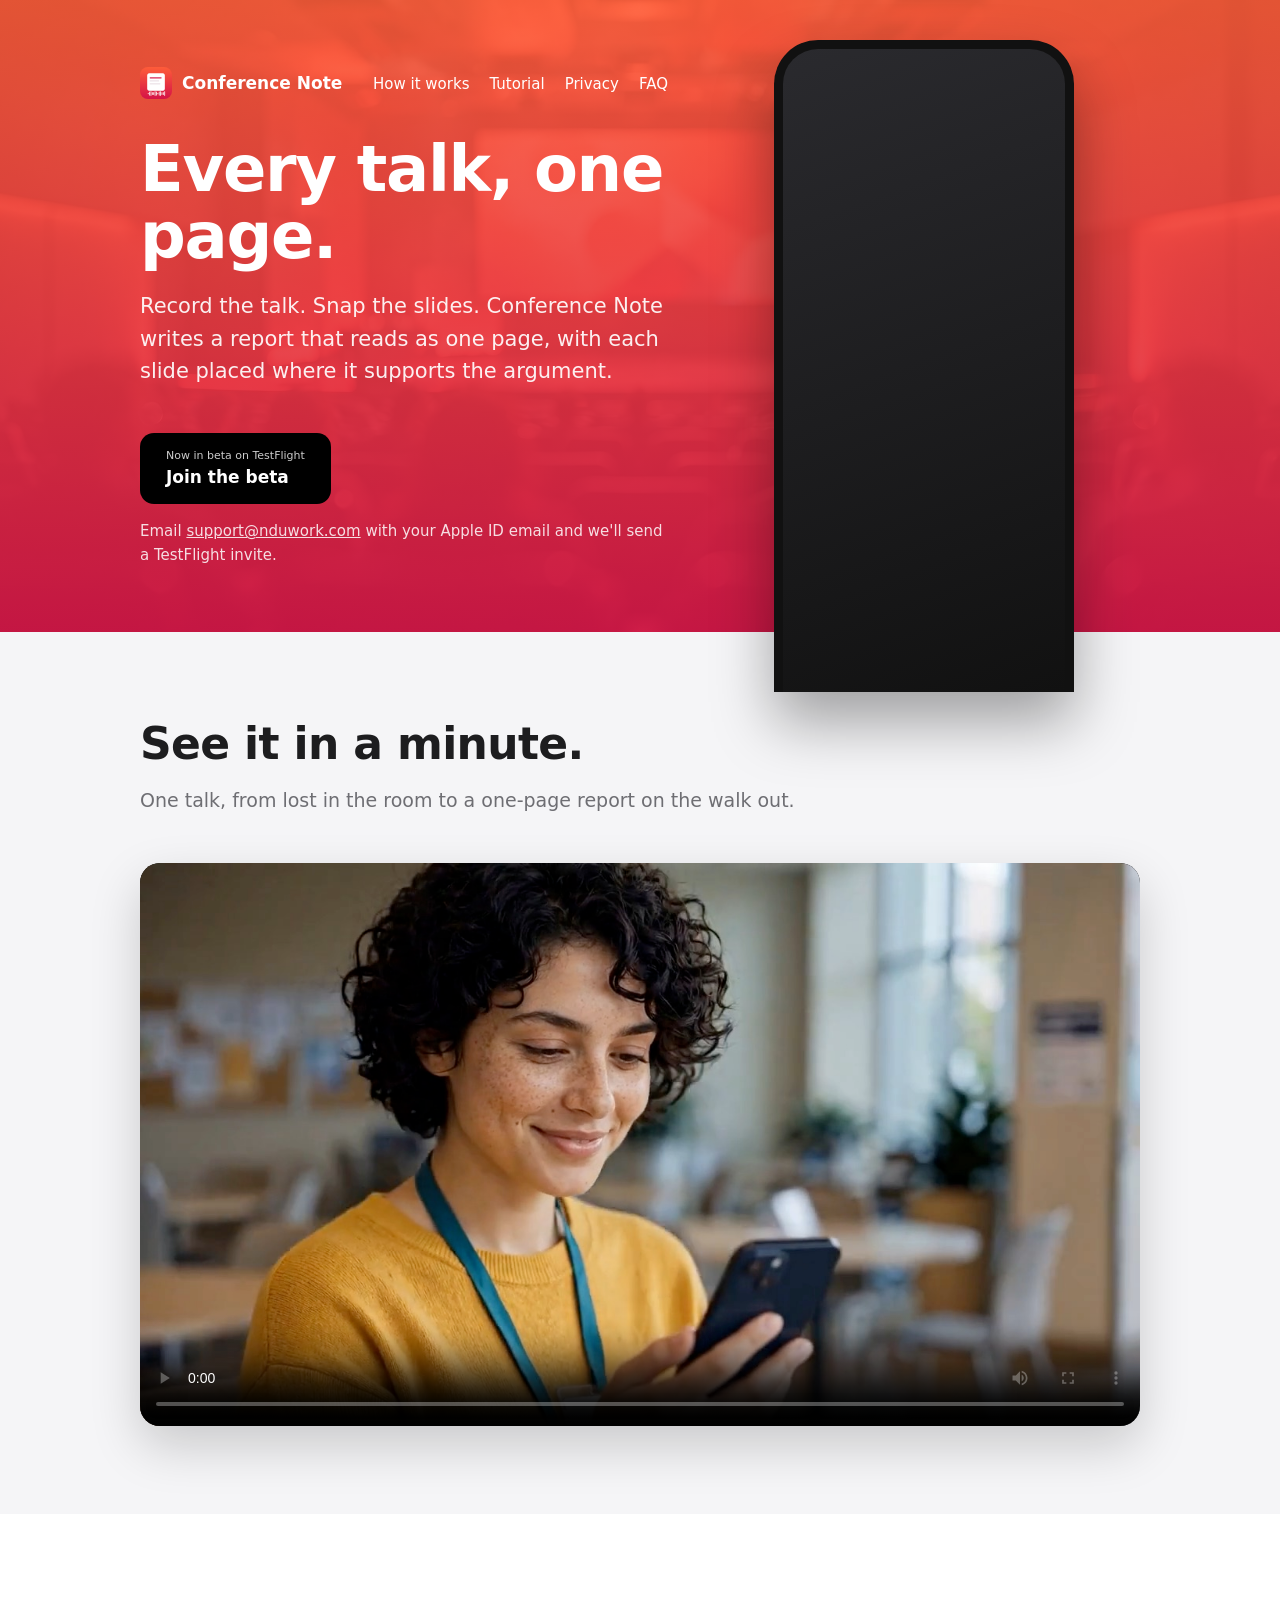
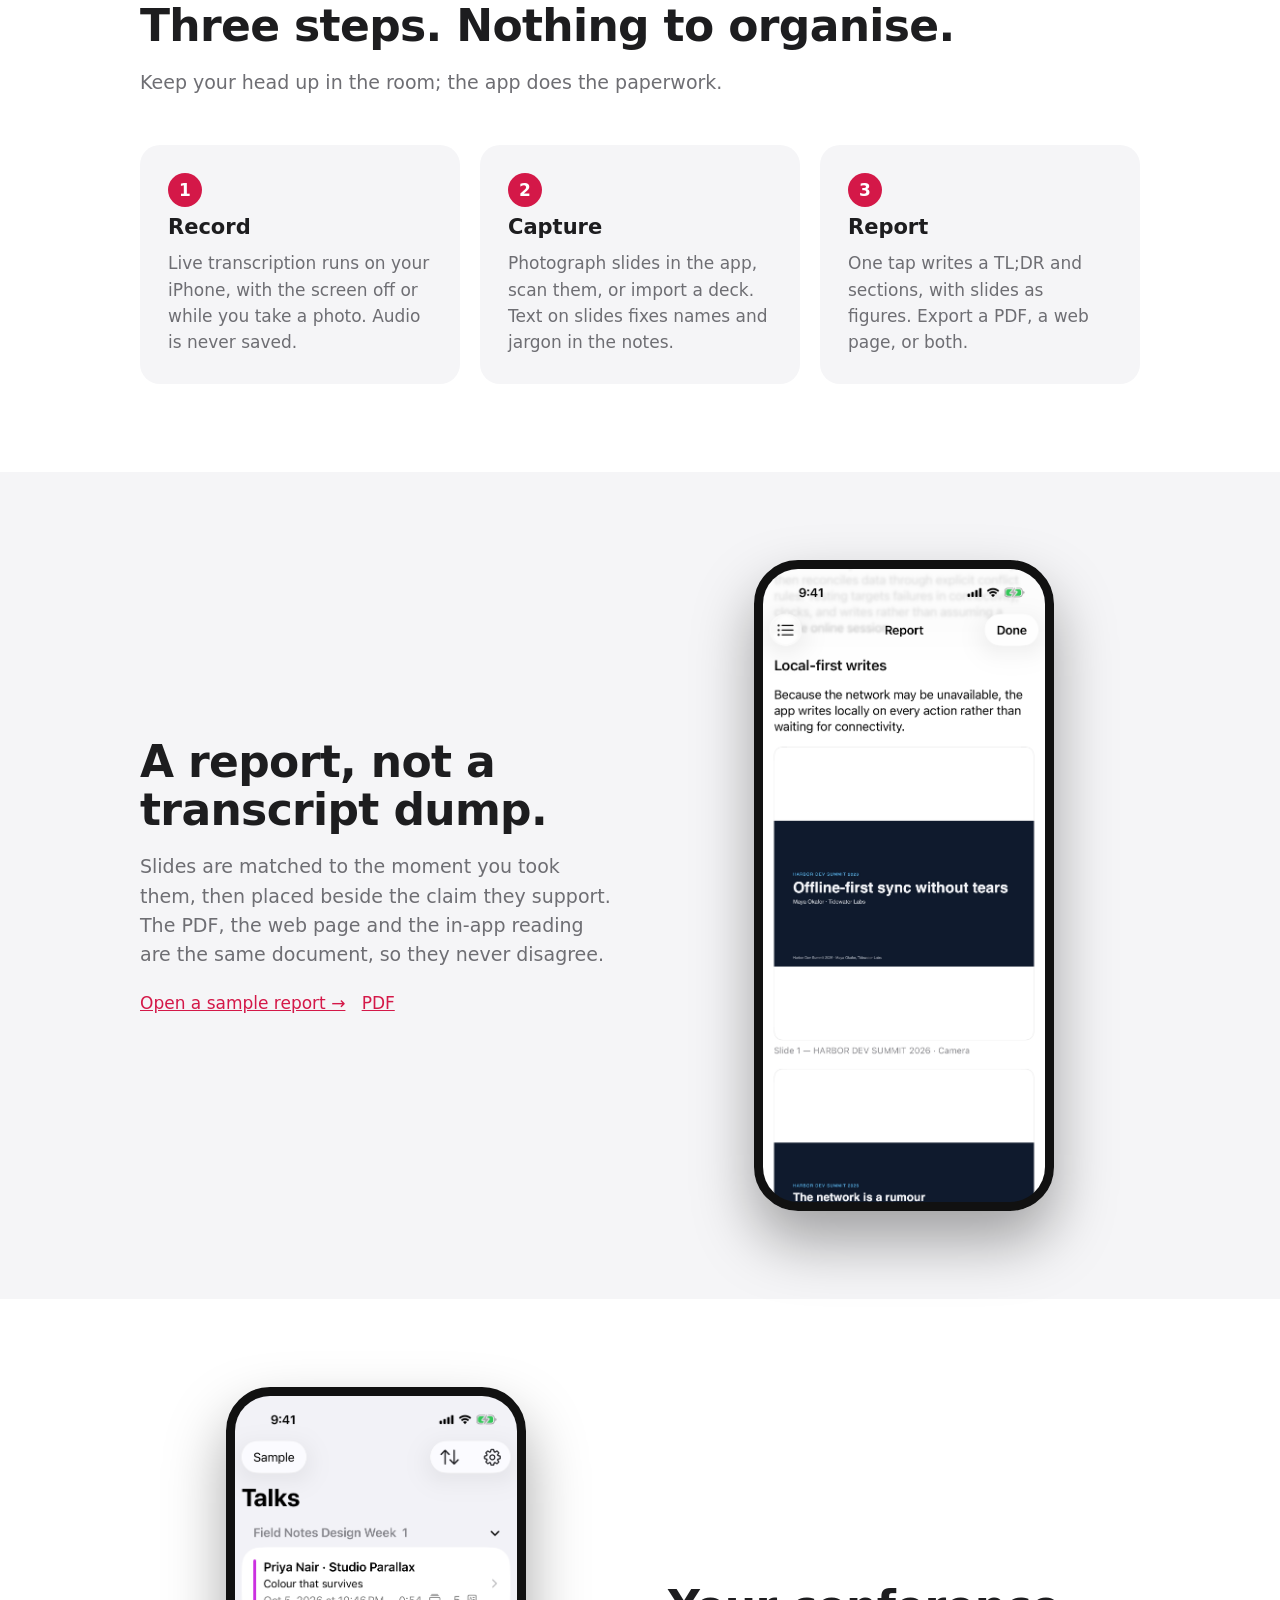
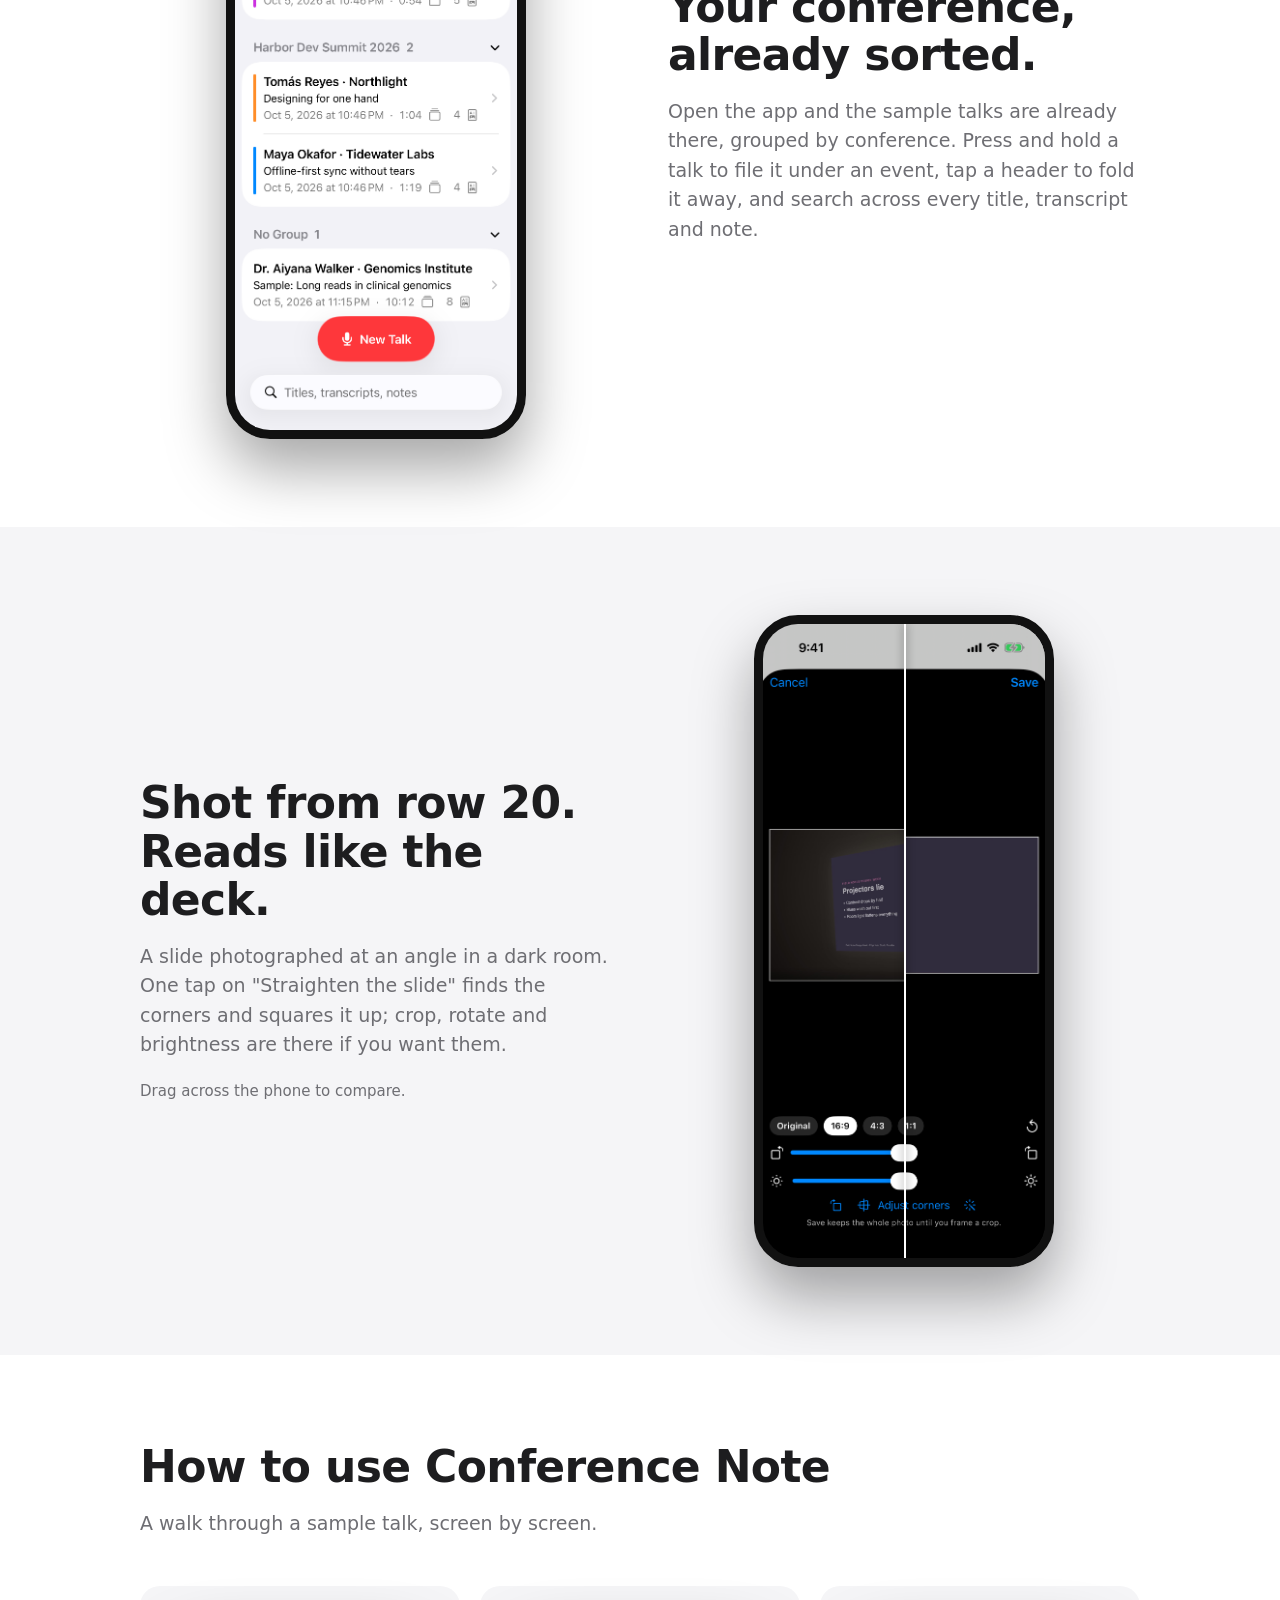
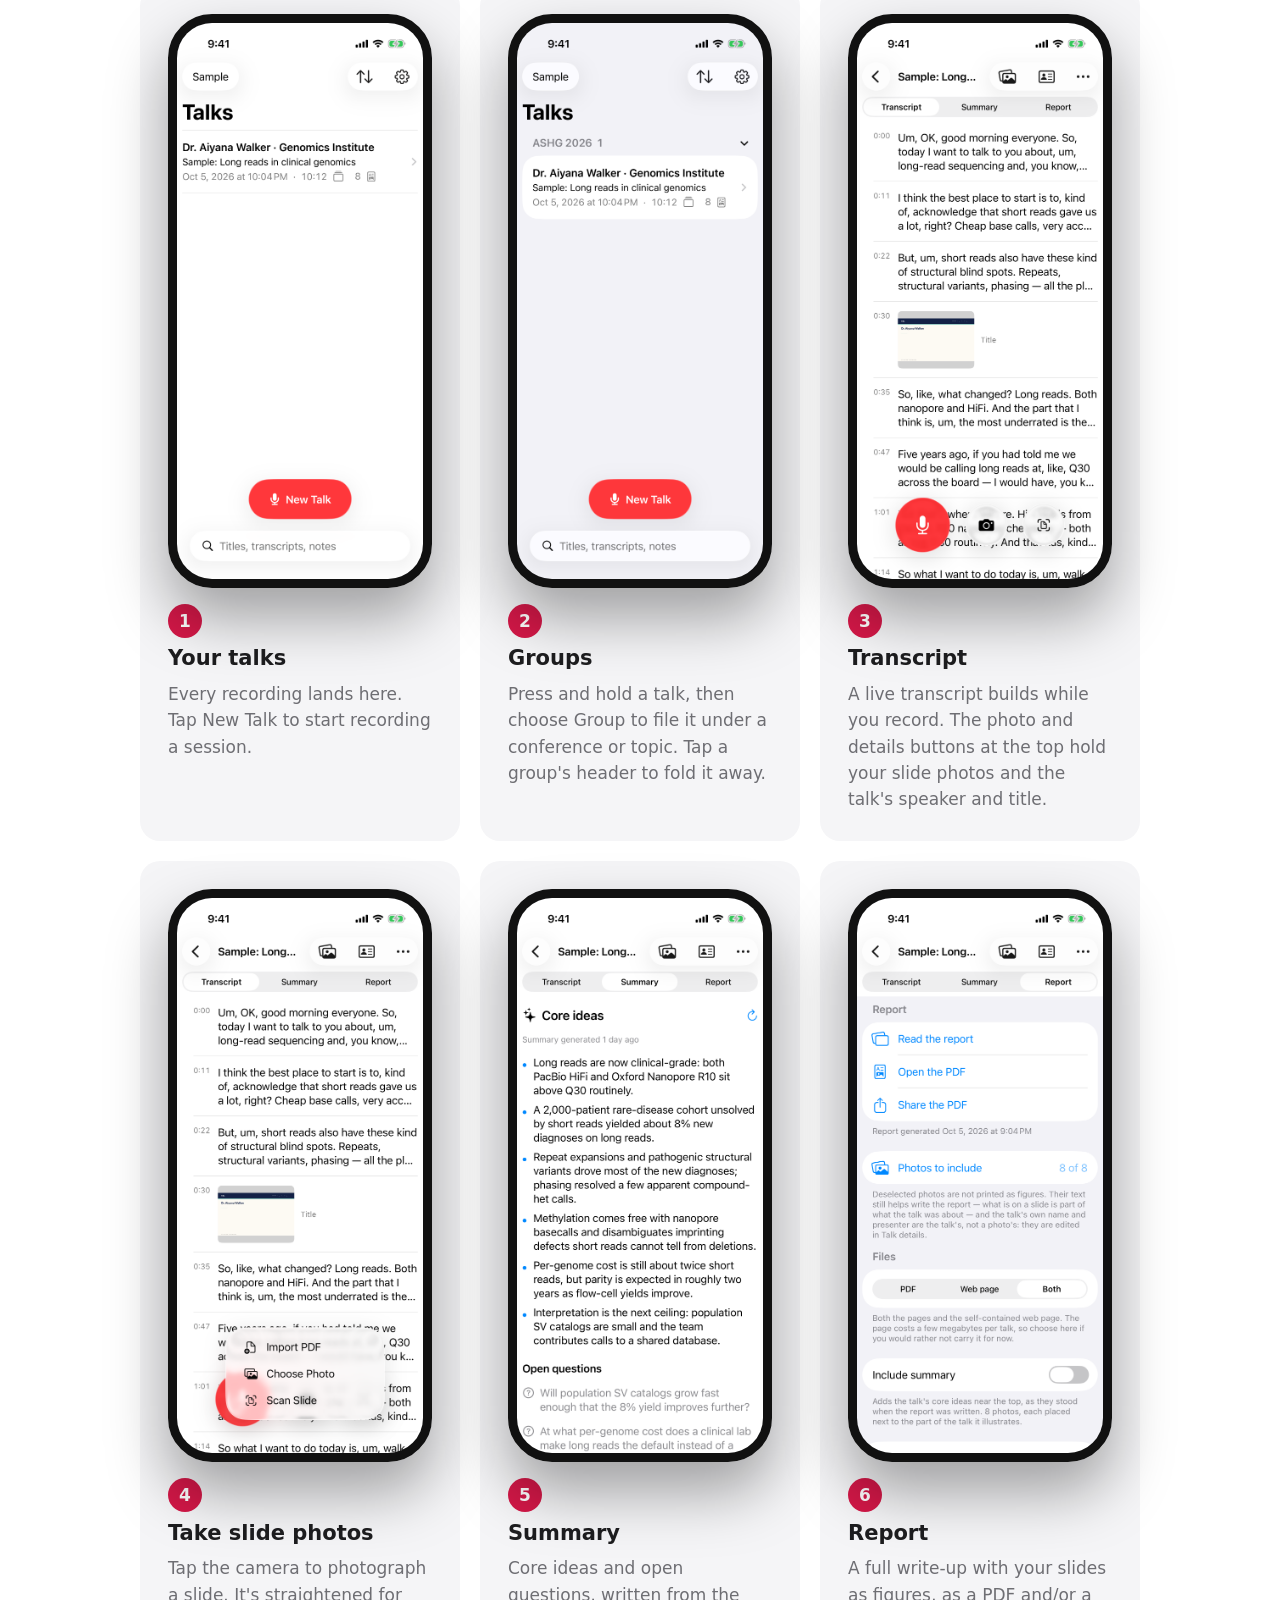
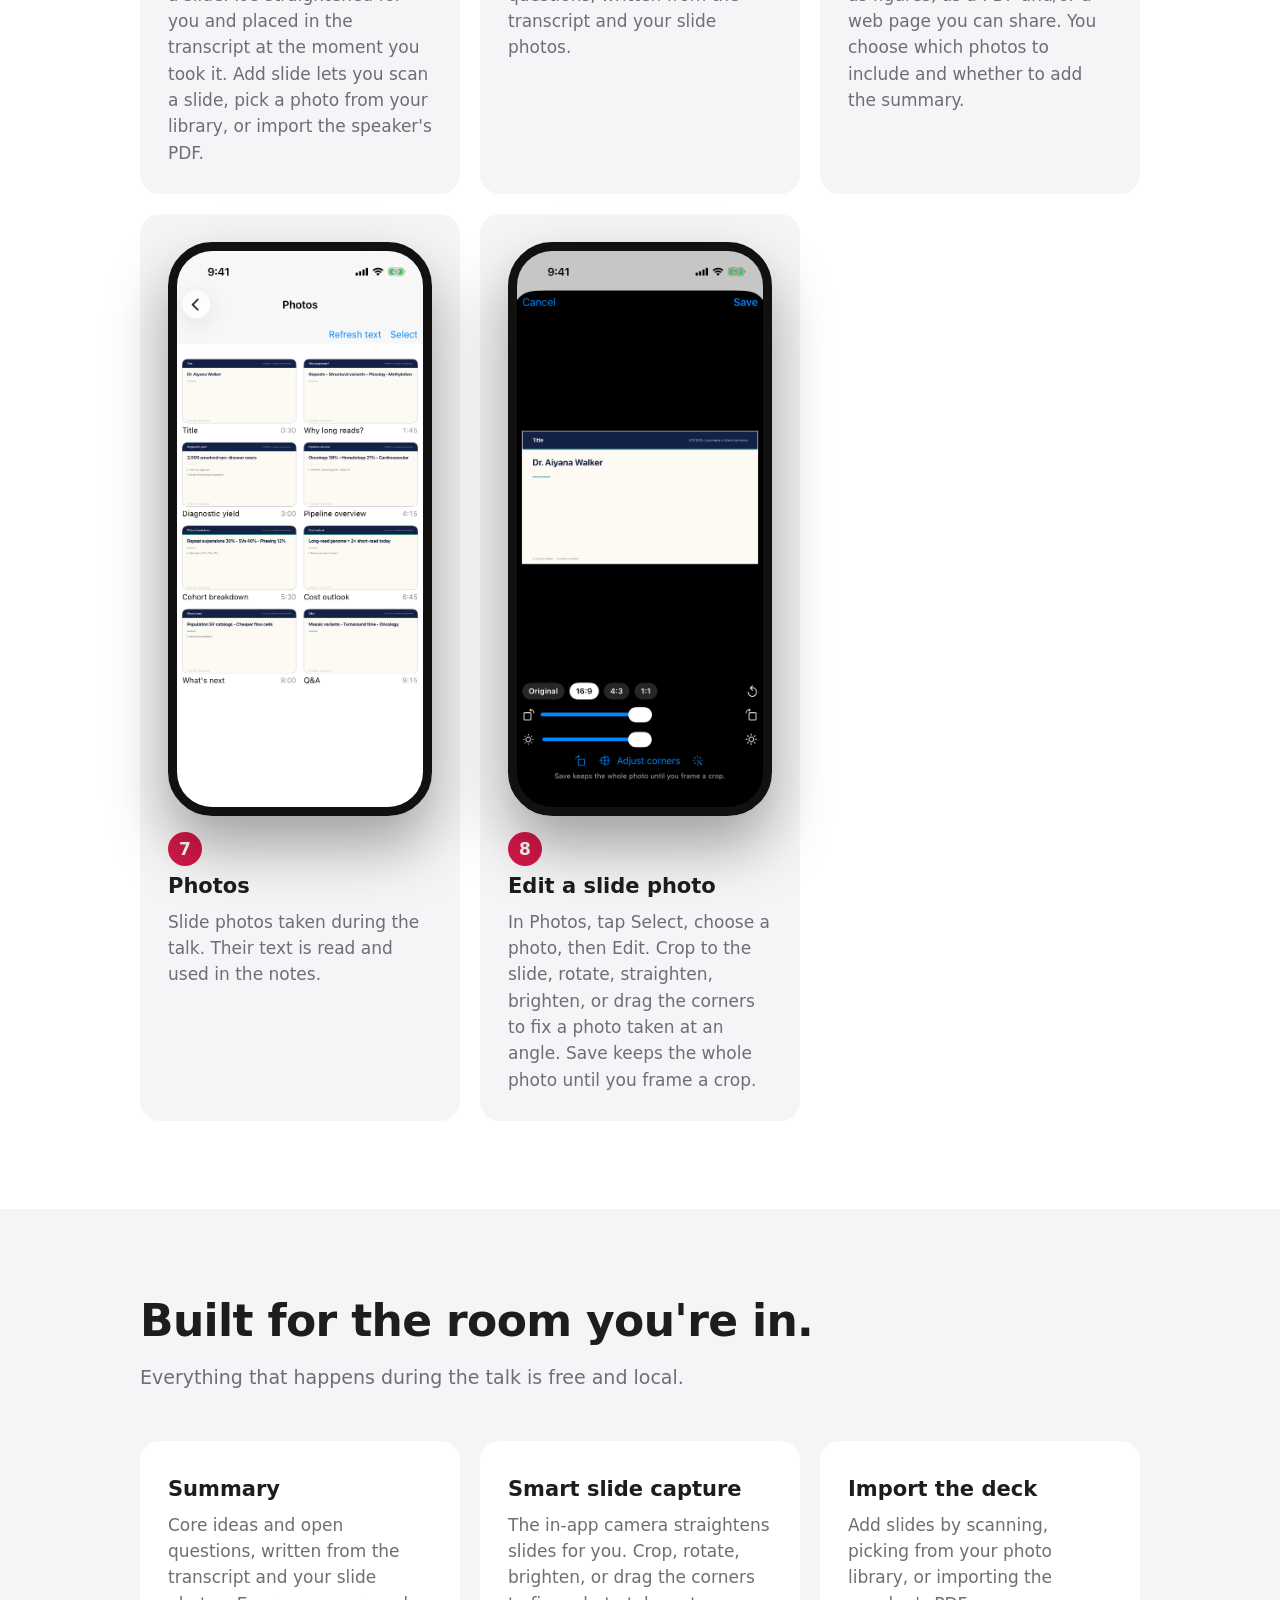
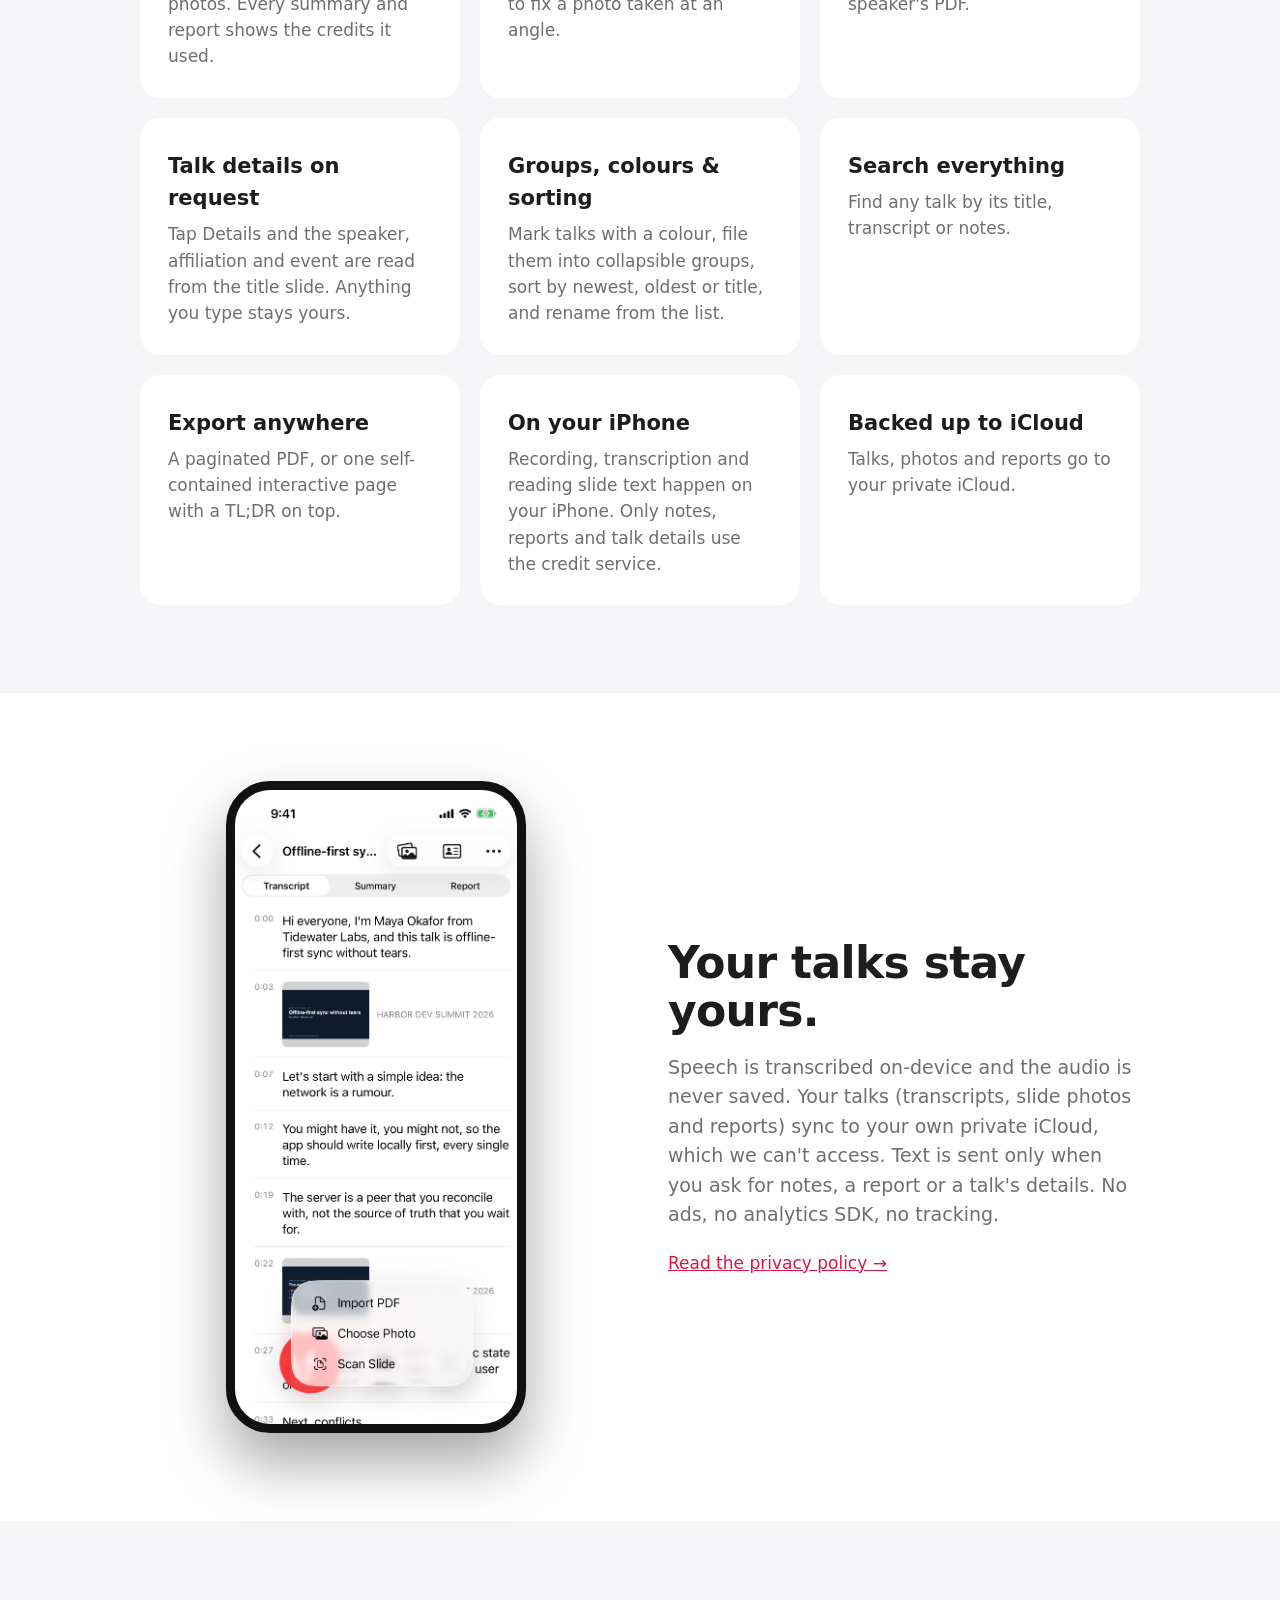
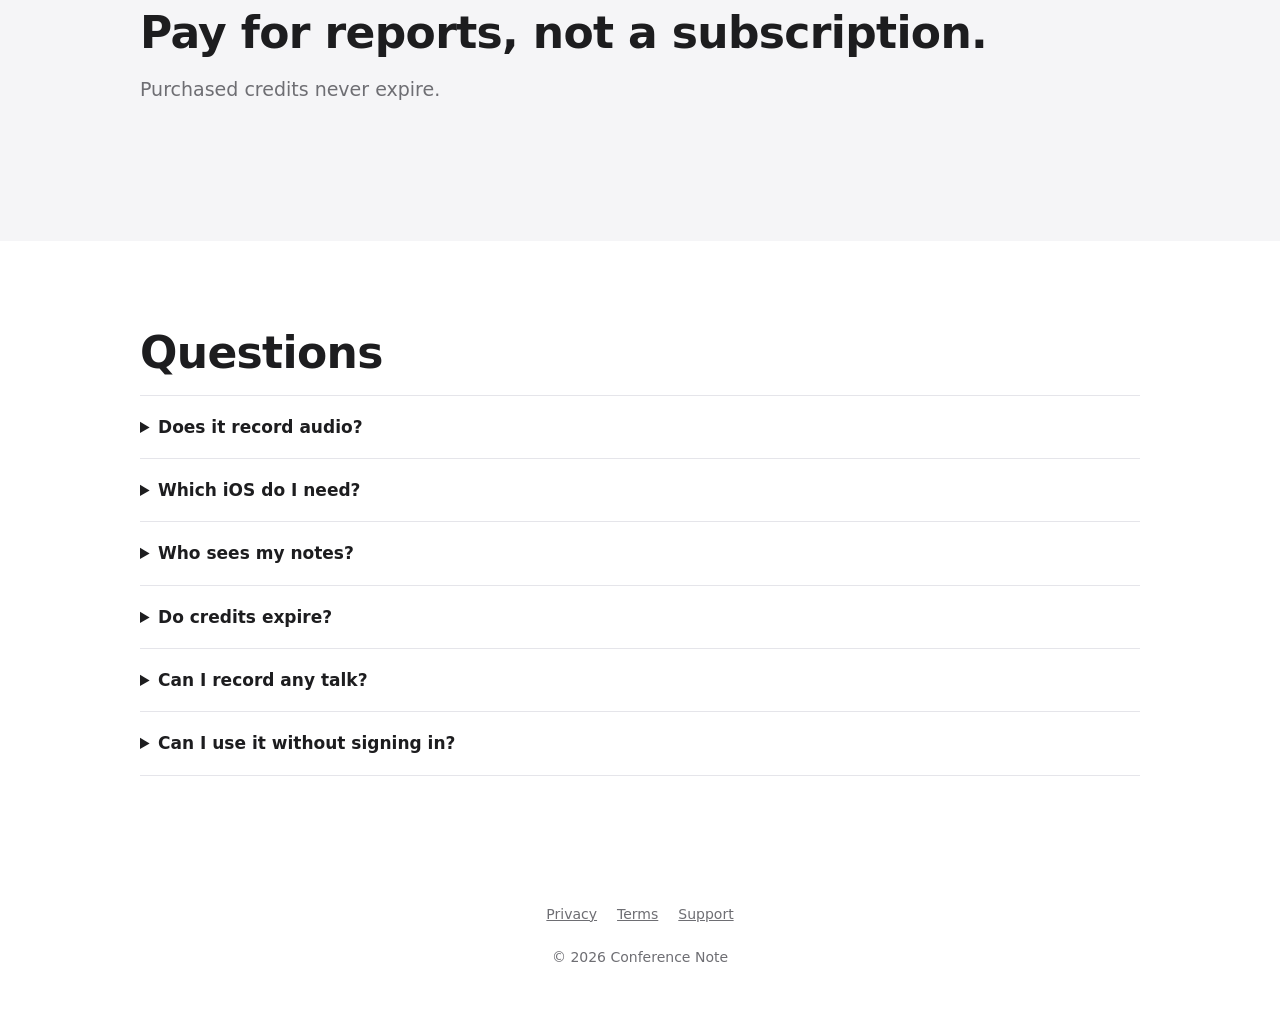
<file: index.html>
<!doctype html>
<html lang="en">
<head>
<meta charset="utf-8">
<meta name="viewport" content="width=device-width, initial-scale=1">
<title>Conference Note — talks in, one-page reports out</title>
<meta name="description" content="Record a talk, snap the slides, and get a one-page report with the slides as figures. Transcription happens on your iPhone.">
<meta property="og:title" content="Conference Note">
<meta property="og:description" content="Record a talk, snap the slides, get a one-page report.">
<meta property="og:image" content="https://conference-note.nduwork.com/assets/og.png">
<link rel="icon" href="assets/icon.png">
<link rel="stylesheet" href="site.css">
</head>
<body>
<header class="hero">
  <div class="wrap">
    <div>
      <nav><b><img src="assets/icon.png" alt="">Conference Note</b><span><a href="#how">How it works</a><a href="#tutorial">Tutorial</a><a href="#privacy">Privacy</a><a href="#faq">FAQ</a></span></nav>
      <h1>Every talk, one page.</h1>
      <p class="lead">Record the talk. Snap the slides. Conference Note writes a report that reads as one page, with each slide placed where it supports the argument.</p>
      <!-- beta: swap for the App Store link when the app is live -->
      <a class="badge" href="mailto:support@nduwork.com?subject=Conference%20Note%20beta&body=Please%20add%20me%20to%20the%20Conference%20Note%20TestFlight%20beta.%20My%20Apple%20ID%20email%20is%3A%20"><small>Now in beta on TestFlight</small>Join the beta</a>
      <p style="font-size:15px;opacity:.85;margin:-40px 0 56px">Email <a href="mailto:support@nduwork.com?subject=Conference%20Note%20beta" style="color:#fff">support@nduwork.com</a> with your Apple ID email and we'll send a TestFlight invite.</p>
    </div>
    <div class="phone cycle"><img src="assets/demo/02-transcript.png" alt="Live transcript with slide photos placed inline"><img src="assets/demo/04-summary.png" alt="Core ideas of the talk"><img src="assets/demo/06-report-reading.png" alt="The finished report with a TL;DR"></div>
  </div>
</header>

<section class="alt" id="demo"><div class="wrap">
  <h2>See it in a minute.</h2>
  <p class="sub">One talk, from lost in the room to a one&#8209;page report on the walk out.</p>
  <video class="demo" controls playsinline preload="metadata" poster="assets/demo/demo-poster.jpg" aria-label="Conference Note demo video, one minute: a live transcript, slide photos placed as figures, the core ideas, and the finished report">
    <source src="assets/demo/conference-note-demo.mp4" type="video/mp4">
    <a href="assets/demo/conference-note-demo.mp4">Download the demo video (MP4)</a>
  </video>
</div></section>

<section id="how"><div class="wrap">
  <h2>Three steps. Nothing to organise.</h2>
  <p class="sub">Keep your head up in the room; the app does the paperwork.</p>
  <div class="steps">
    <div class="card"><div class="n">1</div><h3>Record</h3><p>Live transcription runs on your iPhone, with the screen off or while you take a photo. Audio is never saved.</p></div>
    <div class="card"><div class="n">2</div><h3>Capture</h3><p>Photograph slides in the app, scan them, or import a deck. Text on slides fixes names and jargon in the notes.</p></div>
    <div class="card"><div class="n">3</div><h3>Report</h3><p>One tap writes a TL;DR and sections, with slides as figures. Export a PDF, a web page, or both.</p></div>
  </div>
</div></section>

<section class="alt"><div class="wrap split">
  <div>
    <h2>A report, not a transcript dump.</h2>
    <p class="sub" style="margin:0">Slides are matched to the moment you took them, then placed beside the claim they support. The PDF, the web page and the in-app reading are the same document, so they never disagree.</p>
    <p style="margin-top:20px"><a href="assets/demo/sample-report.html">Open a sample report →</a> &nbsp; <a href="assets/demo/sample-report.pdf">PDF</a></p>
  </div>
  <div class="phone"><span>assets/demo/07-report-reading-figure.png</span><img src="assets/demo/07-report-reading-figure.png" alt="A report section with the slide placed as a figure" onerror="this.remove()"></div>
</div></section>

<section id="groups"><div class="wrap split">
  <div class="phone"><span>assets/demo/01-library.png</span><img src="assets/demo/01-library.png" alt="Talks grouped by conference, with colour marks" loading="lazy"></div>
  <div>
    <h2>Your conference, already sorted.</h2>
    <p class="sub" style="margin:0">Open the app and the sample talks are already there, grouped by conference. Press and hold a talk to file it under an event, tap a header to fold it away, and search across every title, transcript and note.</p>
  </div>
</div></section>

<section class="alt" id="slides"><div class="wrap split">
  <div>
    <h2>Shot from row 20. Reads like the deck.</h2>
    <p class="sub" style="margin:0 0 20px">A slide photographed at an angle in a dark room. One tap on "Straighten the slide" finds the corners and squares it up; crop, rotate and brightness are there if you want them.</p>
    <p class="sub" style="margin:0;font-size:15px">Drag across the phone to compare.</p>
  </div>
  <div class="phone compare"><img src="assets/demo/08-editor-before.png" alt="Slide photo taken at an angle, before editing" loading="lazy"><img class="after" src="assets/demo/10-editor-after.png" alt="The same slide after Straighten the slide" loading="lazy"><input type="range" min="0" max="100" value="50" aria-label="Compare before and after" oninput="this.parentNode.style.setProperty('--x',this.value+'%')"></div>
</div></section>

<section id="tutorial"><div class="wrap">
  <h2>How to use Conference Note</h2>
  <p class="sub">A walk through a sample talk, screen by screen.</p>
  <div class="steps">
    <div class="card"><div class="phone"><img src="assets/tutorial/01-library.png" alt="Your talks screen" loading="lazy"></div><div class="n">1</div><h3>Your talks</h3><p>Every recording lands here. Tap New Talk to start recording a session.</p></div>
    <div class="card"><div class="phone"><img src="assets/tutorial/02-groups.png" alt="Groups screen" loading="lazy"></div><div class="n">2</div><h3>Groups</h3><p>Press and hold a talk, then choose Group to file it under a conference or topic. Tap a group's header to fold it away.</p></div>
    <div class="card"><div class="phone"><img src="assets/tutorial/03-transcript.png" alt="Transcript screen" loading="lazy"></div><div class="n">3</div><h3>Transcript</h3><p>A live transcript builds while you record. The photo and details buttons at the top hold your slide photos and the talk's speaker and title.</p></div>
    <div class="card"><div class="phone"><img src="assets/tutorial/04-add-slide.png" alt="Take slide photos screen" loading="lazy"></div><div class="n">4</div><h3>Take slide photos</h3><p>Tap the camera to photograph a slide. It's straightened for you and placed in the transcript at the moment you took it. Add slide lets you scan a slide, pick a photo from your library, or import the speaker's PDF.</p></div>
    <div class="card"><div class="phone"><img src="assets/tutorial/05-summary.png" alt="Summary screen" loading="lazy"></div><div class="n">5</div><h3>Summary</h3><p>Core ideas and open questions, written from the transcript and your slide photos.</p></div>
    <div class="card"><div class="phone"><img src="assets/tutorial/06-report.png" alt="Report screen" loading="lazy"></div><div class="n">6</div><h3>Report</h3><p>A full write-up with your slides as figures, as a PDF and/or a web page you can share. You choose which photos to include and whether to add the summary.</p></div>
    <div class="card"><div class="phone"><img src="assets/tutorial/07-photos.png" alt="Photos screen" loading="lazy"></div><div class="n">7</div><h3>Photos</h3><p>Slide photos taken during the talk. Their text is read and used in the notes.</p></div>
    <div class="card"><div class="phone"><img src="assets/tutorial/08-edit-photo.png" alt="Edit a slide photo screen" loading="lazy"></div><div class="n">8</div><h3>Edit a slide photo</h3><p>In Photos, tap Select, choose a photo, then Edit. Crop to the slide, rotate, straighten, brighten, or drag the corners to fix a photo taken at an angle. Save keeps the whole photo until you frame a crop.</p></div>
  </div>
</div></section>

<section class="alt"><div class="wrap">
  <h2>Built for the room you're in.</h2>
  <p class="sub">Everything that happens during the talk is free and local.</p>
  <div class="feats">
    <div class="card"><h3>Summary</h3><p>Core ideas and open questions, written from the transcript and your slide photos. Every summary and report shows the credits it used.</p></div>
    <div class="card"><h3>Smart slide capture</h3><p>The in-app camera straightens slides for you. Crop, rotate, brighten, or drag the corners to fix a photo taken at an angle.</p></div>
    <div class="card"><h3>Import the deck</h3><p>Add slides by scanning, picking from your photo library, or importing the speaker's PDF.</p></div>
    <div class="card"><h3>Talk details on request</h3><p>Tap Details and the speaker, affiliation and event are read from the title slide. Anything you type stays yours.</p></div>
    <div class="card"><h3>Groups, colours &amp; sorting</h3><p>Mark talks with a colour, file them into collapsible groups, sort by newest, oldest or title, and rename from the list.</p></div>
    <div class="card"><h3>Search everything</h3><p>Find any talk by its title, transcript or notes.</p></div>
    <div class="card"><h3>Export anywhere</h3><p>A paginated PDF, or one self-contained interactive page with a TL;DR on top.</p></div>
    <div class="card"><h3>On your iPhone</h3><p>Recording, transcription and reading slide text happen on your iPhone. Only notes, reports and talk details use the credit service.</p></div>
    <div class="card"><h3>Backed up to iCloud</h3><p>Talks, photos and reports go to your private iCloud.</p></div>
  </div>
</div></section>

<section id="privacy"><div class="wrap split">
  <div class="phone"><span>assets/demo/03-add-slide.png</span><img src="assets/demo/03-add-slide.png" alt="Transcript with the Add slide menu: Import PDF, Choose Photo, Scan Slide" loading="lazy"></div>
  <div>
    <h2>Your talks stay yours.</h2>
    <p class="sub" style="margin:0 0 20px">Speech is transcribed on-device and the audio is never saved. Your talks (transcripts, slide photos and reports) sync to your own private iCloud, which we can't access. Text is sent only when you ask for notes, a report or a talk's details. No ads, no analytics SDK, no tracking.</p>
    <a href="privacy.html">Read the privacy policy →</a>
  </div>
</div></section>

<section class="alt"><div class="wrap">
  <h2>Pay for reports, not a subscription.</h2>
  <p class="sub">Purchased credits never expire.</p>
</div></section>

<section id="faq"><div class="wrap">
  <h2>Questions</h2>
  <details><summary>Does it record audio?</summary><p>It listens to transcribe, live, on your iPhone. The audio is not saved and not uploaded.</p></details>
  <details><summary>Which iOS do I need?</summary><p>Requires iOS 26.1 or later.</p></details>
  <details><summary>Who sees my notes?</summary><p>Transcript and slide text are sent to OpenAI, through Conference Note's credit service, when you ask for the notes, a report, or a talk's details. The service does not keep the text; it keeps a count of what you use, which is what credits are spent in.</p></details>
  <details><summary>Do credits expire?</summary><p>No. Purchased credits stay in your account until you use them. Deleting your account removes its balance, and credits from a purchase Apple refunds are taken back.</p></details>
  <details><summary>Can I record any talk?</summary><p>You decide. Conference Note is a note-taking tool, and you are responsible for having permission to record and capture each talk and for respecting the rules of the event. See the <a href="terms.html">Terms of Use</a>.</p></details>
  <details><summary>Can I use it without signing in?</summary><p>Sign in with Apple to start. A finished sample talk is waiting in your list to look around in. Sign-in ties your credits to you.</p></details>
</div></section>

<footer><div class="wrap">
  <a href="privacy.html">Privacy</a><a href="terms.html">Terms</a><a href="support.html">Support</a><br><br>© 2026 Conference Note
</div></footer>
</body>
</html>
</file>
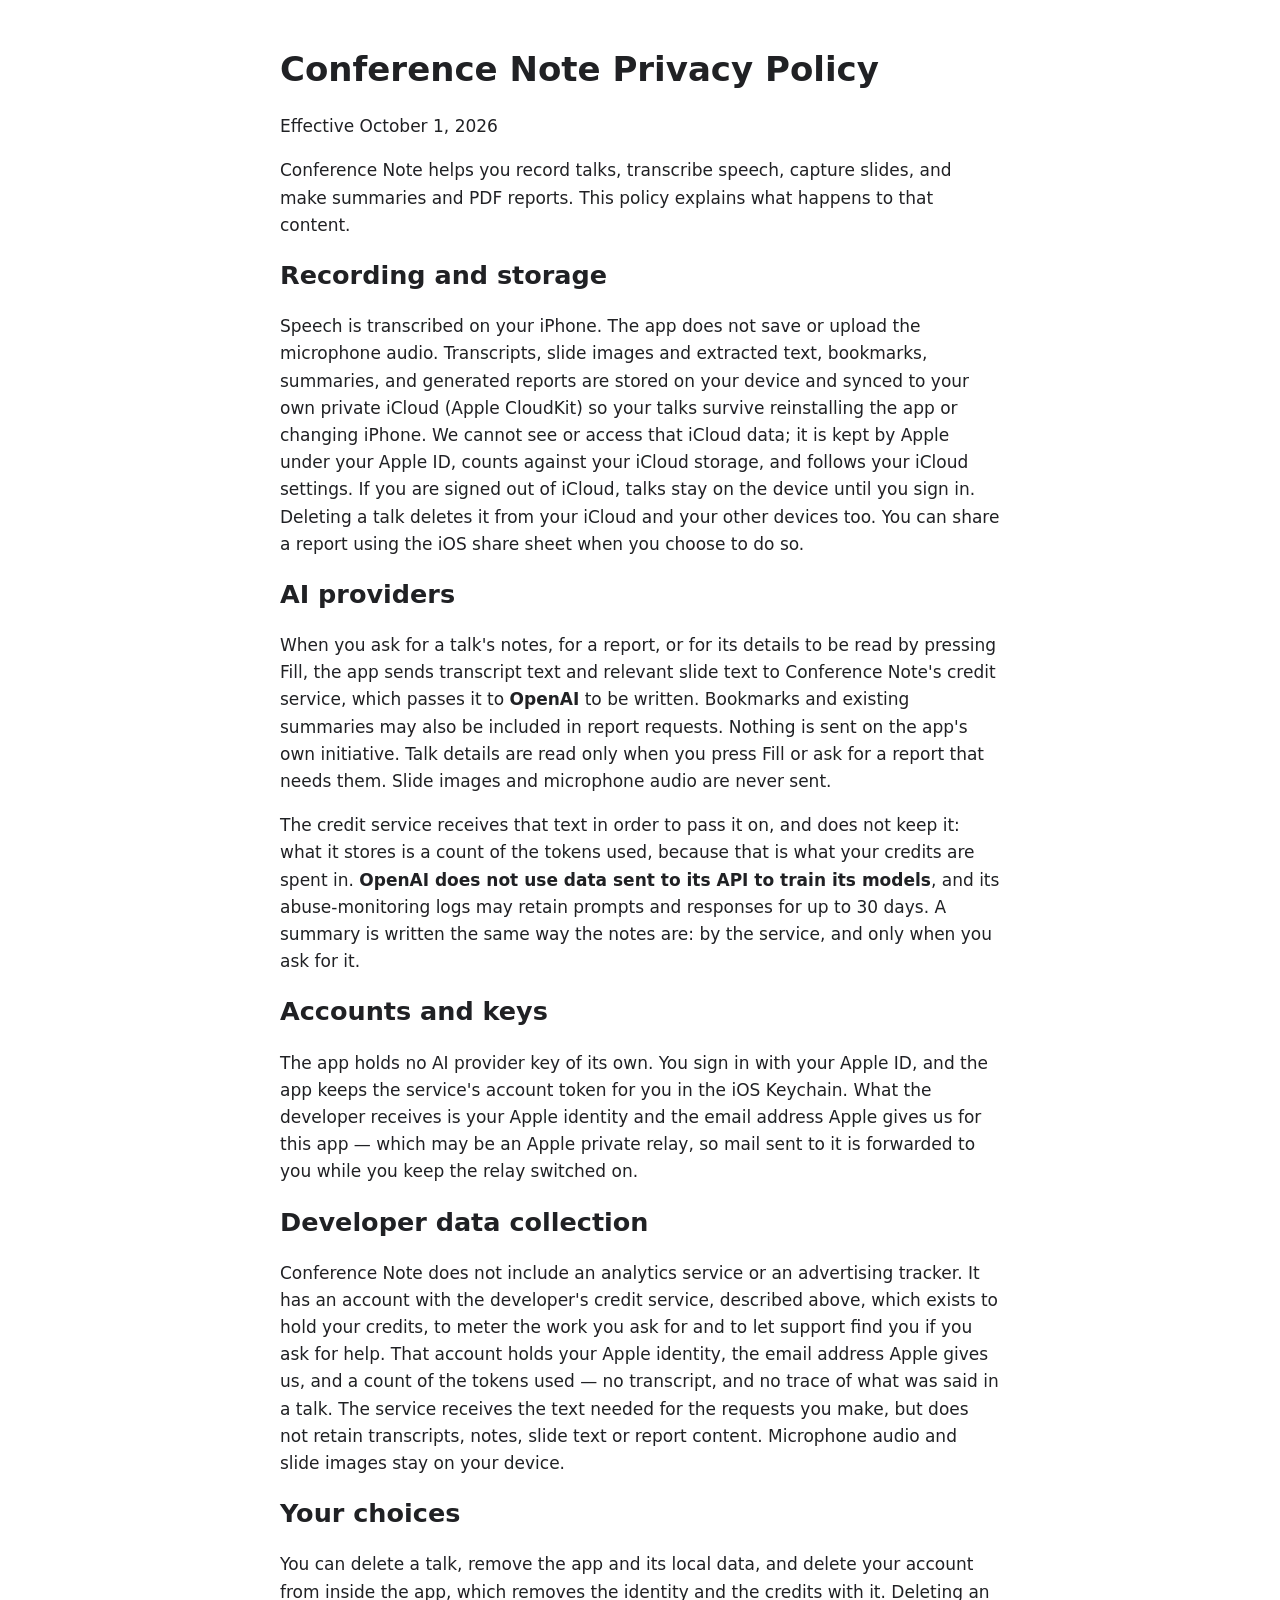
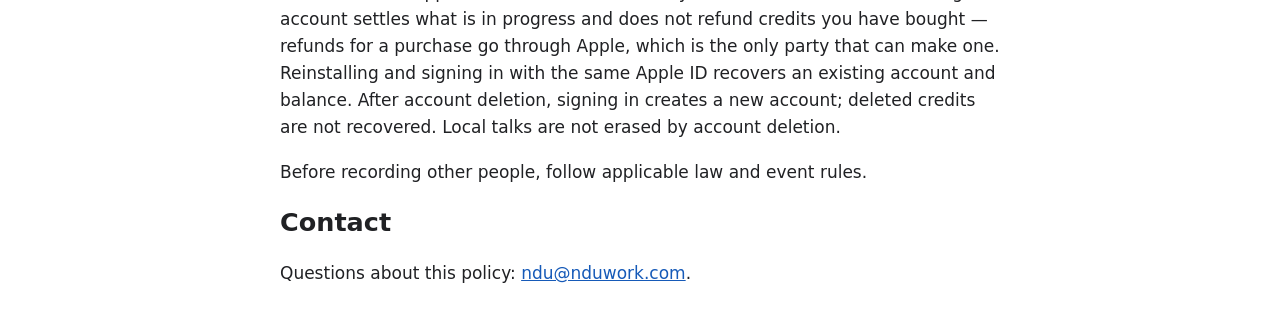
<file: privacy.html>
<!doctype html>
<html lang="en">
<head>
  <meta charset="utf-8">
  <meta name="viewport" content="width=device-width, initial-scale=1">
  <title>Conference Note Privacy Policy</title>
  <style>body{font:17px/1.6 system-ui,sans-serif;max-width:720px;margin:48px auto;padding:0 20px;color:#202124}h1,h2{line-height:1.25}a{color:#165ab8}</style>
</head>
<body>
  <h1>Conference Note Privacy Policy</h1>
  <p>Effective October 1, 2026</p>
  <p>Conference Note helps you record talks, transcribe speech, capture slides, and make summaries and PDF reports. This policy explains what happens to that content.</p>

  <h2>Recording and storage</h2>
  <p>Speech is transcribed on your iPhone. The app does not save or upload the microphone audio. Transcripts, slide images and extracted text, bookmarks, summaries, and generated reports are stored on your device and synced to your own private iCloud (Apple CloudKit) so your talks survive reinstalling the app or changing iPhone. We cannot see or access that iCloud data; it is kept by Apple under your Apple ID, counts against your iCloud storage, and follows your iCloud settings. If you are signed out of iCloud, talks stay on the device until you sign in. Deleting a talk deletes it from your iCloud and your other devices too. You can share a report using the iOS share sheet when you choose to do so.</p>

  <h2>AI providers</h2>
  <p>When you ask for a talk's notes, for a report, or for its details to be read by pressing Fill, the app sends transcript text and relevant slide text to Conference Note's credit service, which passes it to <strong>OpenAI</strong> to be written. Bookmarks and existing summaries may also be included in report requests. Nothing is sent on the app's own initiative. Talk details are read only when you press Fill or ask for a report that needs them. Slide images and microphone audio are never sent.</p>

  <p>The credit service receives that text in order to pass it on, and does not keep it: what it stores is a count of the tokens used, because that is what your credits are spent in. <strong>OpenAI does not use data sent to its API to train its models</strong>, and its abuse-monitoring logs may retain prompts and responses for up to 30 days. A summary is written the same way the notes are: by the service, and only when you ask for it.</p>

  <h2>Accounts and keys</h2>
  <p>The app holds no AI provider key of its own. You sign in with your Apple ID, and the app keeps the service's account token for you in the iOS Keychain. What the developer receives is your Apple identity and the email address Apple gives us for this app — which may be an Apple private relay, so mail sent to it is forwarded to you while you keep the relay switched on.</p>

  <h2>Developer data collection</h2>
  <p>Conference Note does not include an analytics service or an advertising tracker. It has an account with the developer's credit service, described above, which exists to hold your credits, to meter the work you ask for and to let support find you if you ask for help. That account holds your Apple identity, the email address Apple gives us, and a count of the tokens used — no transcript, and no trace of what was said in a talk. The service receives the text needed for the requests you make, but does not retain transcripts, notes, slide text or report content. Microphone audio and slide images stay on your device.</p>

  <h2>Your choices</h2>
  <p>You can delete a talk, remove the app and its local data, and delete your account from inside the app, which removes the identity and the credits with it. Deleting an account settles what is in progress and does not refund credits you have bought — refunds for a purchase go through Apple, which is the only party that can make one. Reinstalling and signing in with the same Apple ID recovers an existing account and balance. After account deletion, signing in creates a new account; deleted credits are not recovered. Local talks are not erased by account deletion.</p>

  <p>Before recording other people, follow applicable law and event rules.</p>

  <h2>Contact</h2>
  <p>Questions about this policy: <a href="mailto:ndu@nduwork.com">ndu@nduwork.com</a>.</p>
</body>
</html>
</file>
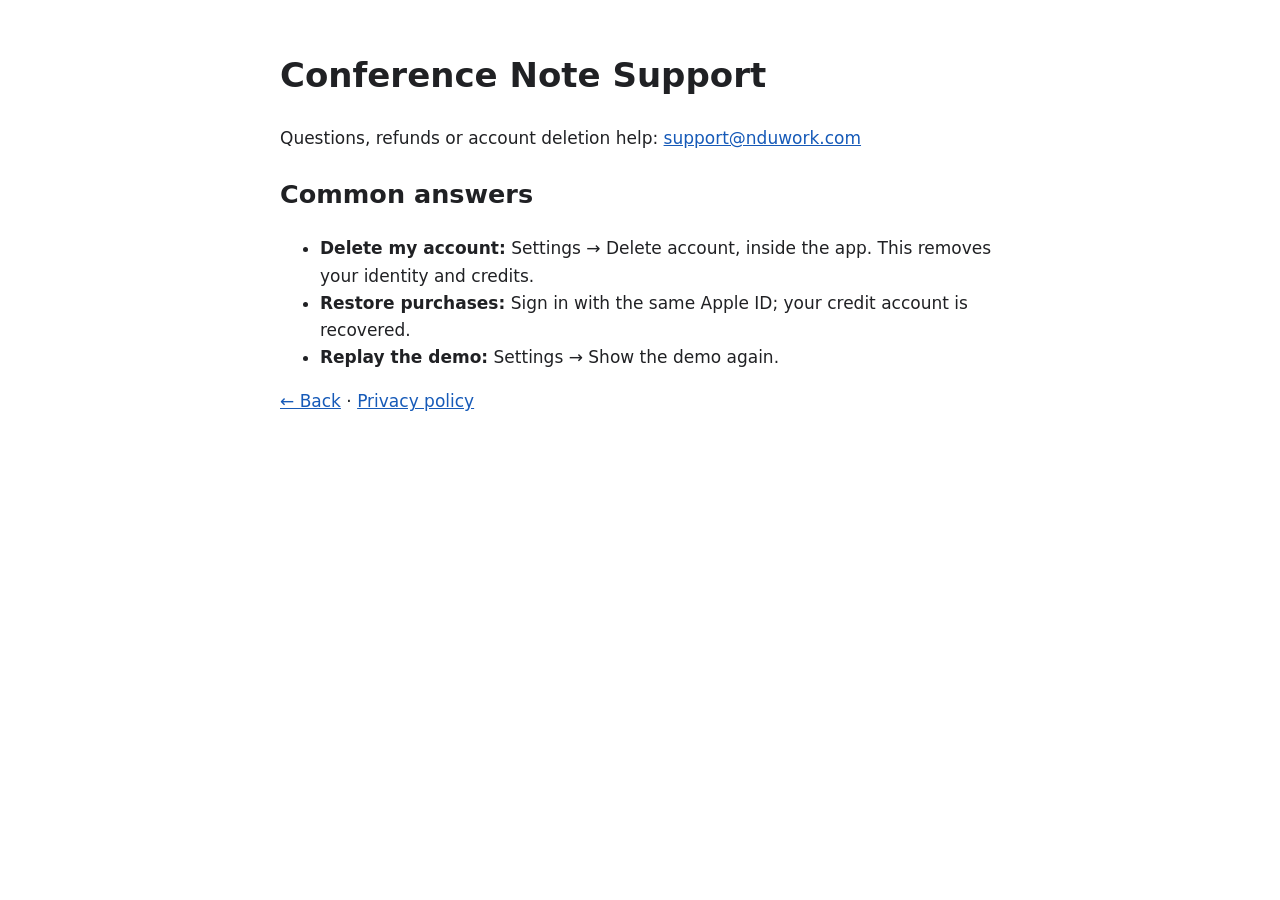
<file: support.html>
<!doctype html>
<html lang="en">
<head>
<meta charset="utf-8">
<meta name="viewport" content="width=device-width, initial-scale=1">
<title>Conference Note Support</title>
<style>body{font:17px/1.6 system-ui,sans-serif;max-width:720px;margin:48px auto;padding:0 20px;color:#202124}a{color:#165ab8}</style>
</head>
<body>
<h1>Conference Note Support</h1>
<p>Questions, refunds or account deletion help: <a href="mailto:support@nduwork.com">support@nduwork.com</a></p>
<h2>Common answers</h2>
<ul>
<li><b>Delete my account:</b> Settings → Delete account, inside the app. This removes your identity and credits.</li>
<li><b>Restore purchases:</b> Sign in with the same Apple ID; your credit account is recovered.</li>
<li><b>Replay the demo:</b> Settings → Show the demo again.</li>
</ul>
<p><a href="./">← Back</a> · <a href="privacy.html">Privacy policy</a></p>
</body>
</html>
</file>
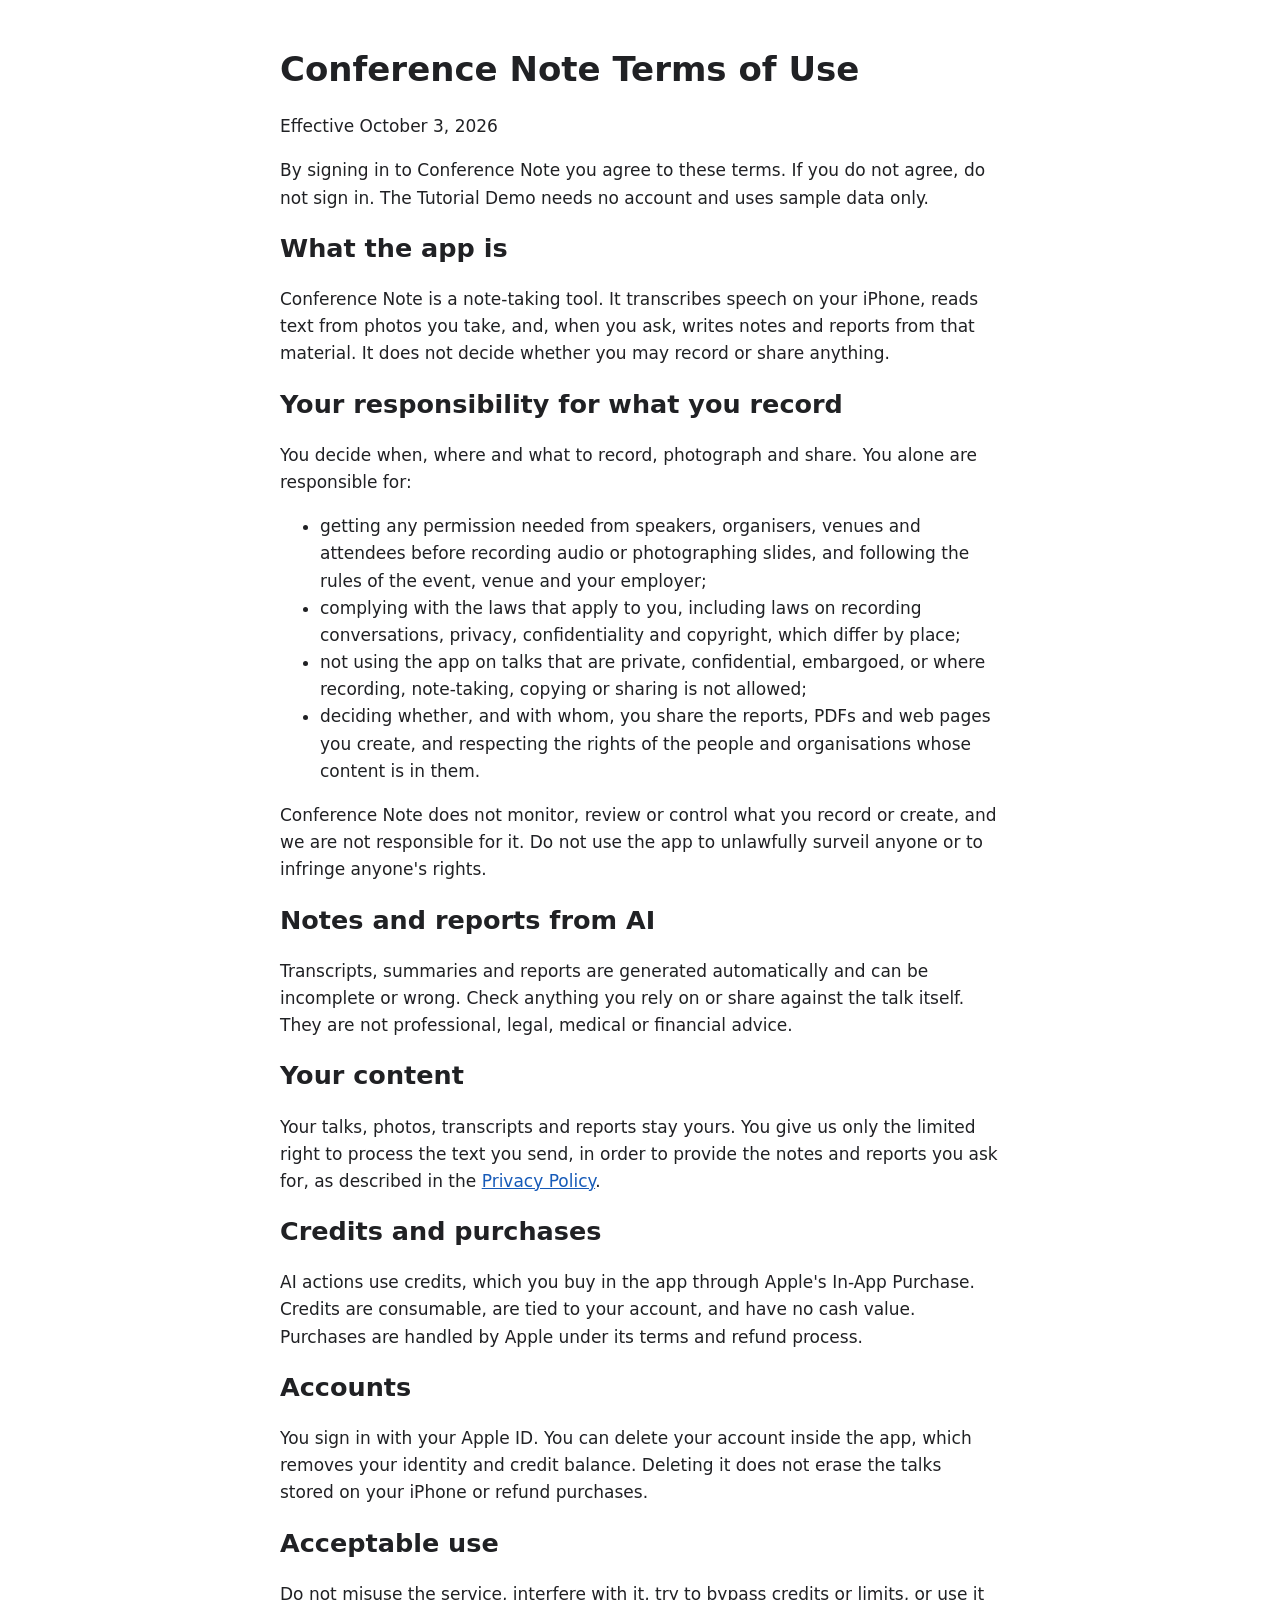
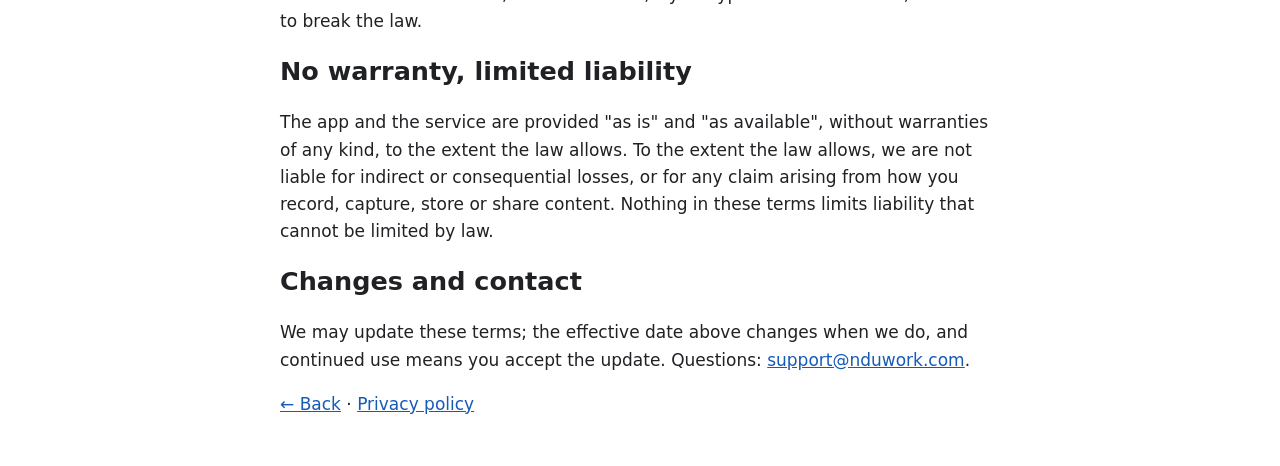
<file: terms.html>
<!doctype html>
<html lang="en">
<head>
<meta charset="utf-8">
<meta name="viewport" content="width=device-width, initial-scale=1">
<title>Conference Note Terms of Use</title>
<style>body{font:17px/1.6 system-ui,sans-serif;max-width:720px;margin:48px auto;padding:0 20px;color:#202124}h1,h2{line-height:1.25}a{color:#165ab8}</style>
</head>
<body>
<h1>Conference Note Terms of Use</h1>
<p>Effective October 3, 2026</p>
<p>By signing in to Conference Note you agree to these terms. If you do not agree, do not sign in. The Tutorial Demo needs no account and uses sample data only.</p>

<h2>What the app is</h2>
<p>Conference Note is a note-taking tool. It transcribes speech on your iPhone, reads text from photos you take, and, when you ask, writes notes and reports from that material. It does not decide whether you may record or share anything.</p>

<h2>Your responsibility for what you record</h2>
<p>You decide when, where and what to record, photograph and share. You alone are responsible for:</p>
<ul>
<li>getting any permission needed from speakers, organisers, venues and attendees before recording audio or photographing slides, and following the rules of the event, venue and your employer;</li>
<li>complying with the laws that apply to you, including laws on recording conversations, privacy, confidentiality and copyright, which differ by place;</li>
<li>not using the app on talks that are private, confidential, embargoed, or where recording, note-taking, copying or sharing is not allowed;</li>
<li>deciding whether, and with whom, you share the reports, PDFs and web pages you create, and respecting the rights of the people and organisations whose content is in them.</li>
</ul>
<p>Conference Note does not monitor, review or control what you record or create, and we are not responsible for it. Do not use the app to unlawfully surveil anyone or to infringe anyone's rights.</p>

<h2>Notes and reports from AI</h2>
<p>Transcripts, summaries and reports are generated automatically and can be incomplete or wrong. Check anything you rely on or share against the talk itself. They are not professional, legal, medical or financial advice.</p>

<h2>Your content</h2>
<p>Your talks, photos, transcripts and reports stay yours. You give us only the limited right to process the text you send, in order to provide the notes and reports you ask for, as described in the <a href="privacy.html">Privacy Policy</a>.</p>

<h2>Credits and purchases</h2>
<p>AI actions use credits, which you buy in the app through Apple's In-App Purchase. Credits are consumable, are tied to your account, and have no cash value. Purchases are handled by Apple under its terms and refund process.</p>

<h2>Accounts</h2>
<p>You sign in with your Apple ID. You can delete your account inside the app, which removes your identity and credit balance. Deleting it does not erase the talks stored on your iPhone or refund purchases.</p>

<h2>Acceptable use</h2>
<p>Do not misuse the service, interfere with it, try to bypass credits or limits, or use it to break the law.</p>

<h2>No warranty, limited liability</h2>
<p>The app and the service are provided "as is" and "as available", without warranties of any kind, to the extent the law allows. To the extent the law allows, we are not liable for indirect or consequential losses, or for any claim arising from how you record, capture, store or share content. Nothing in these terms limits liability that cannot be limited by law.</p>

<h2>Changes and contact</h2>
<p>We may update these terms; the effective date above changes when we do, and continued use means you accept the update. Questions: <a href="mailto:support@nduwork.com">support@nduwork.com</a>.</p>
<p><a href="./">← Back</a> · <a href="privacy.html">Privacy policy</a></p>
</body>
</html>
</file>
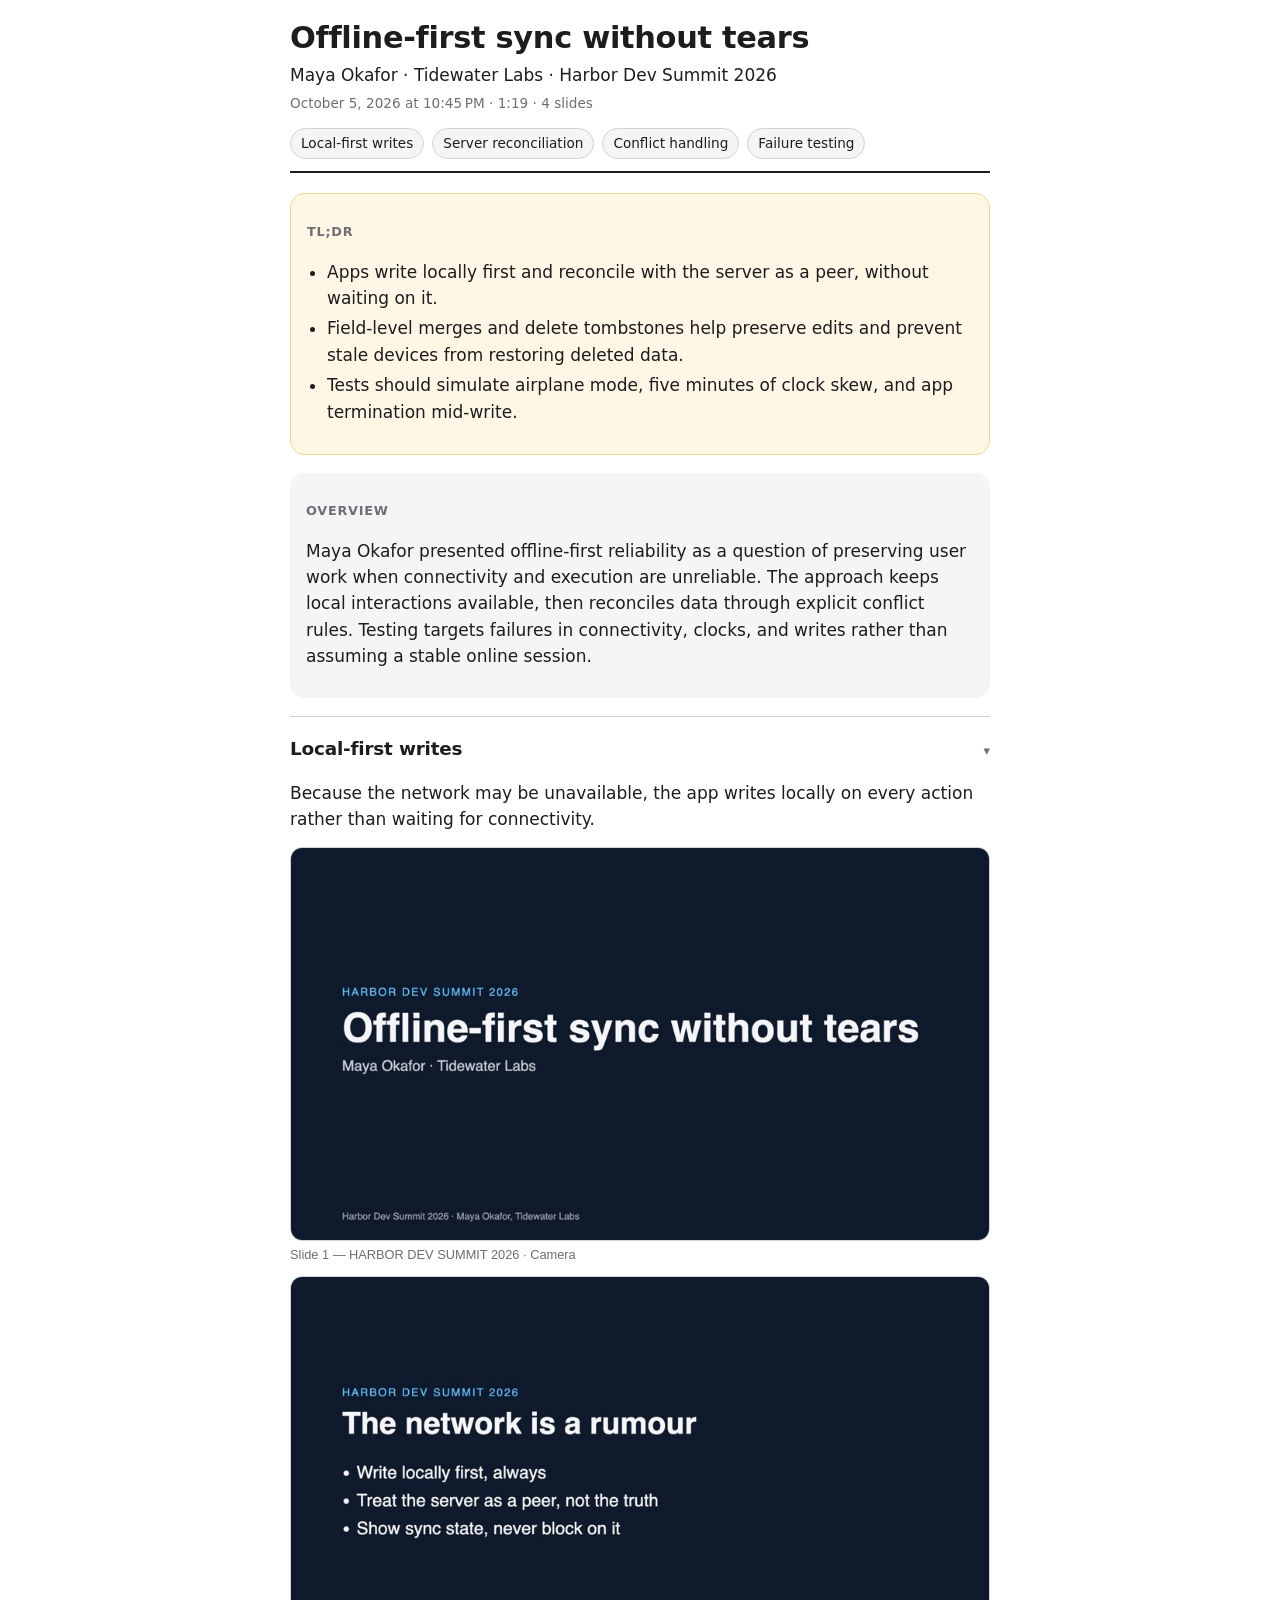
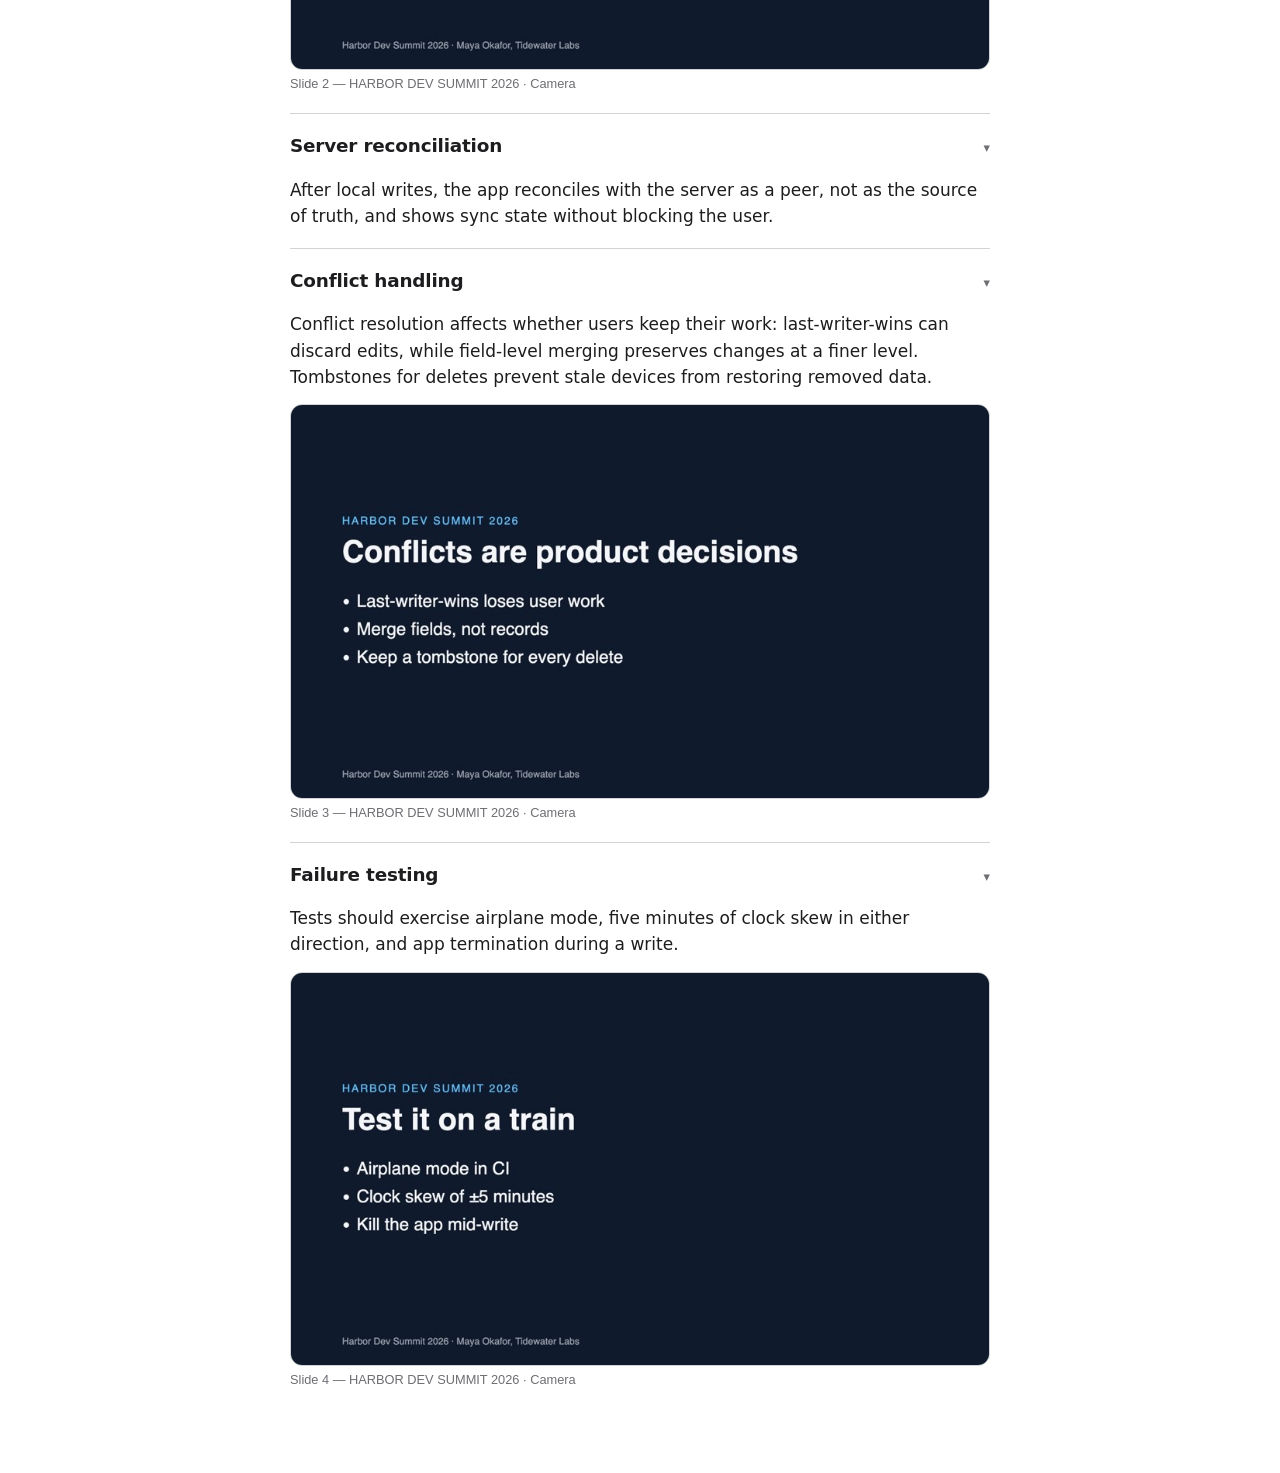
<file: assets/demo/sample-report.html>
<!doctype html>
<html lang="en"><head><meta charset="utf-8">
<meta name="viewport" content="width=device-width, initial-scale=1">
<title>Offline-first sync without tears</title>
<style>:root { color-scheme: light dark; --ink: #1d1d1f; --dim: #6e6e73; --line: #d2d2d7; --card: #f5f5f7;          --warn: #fff6e5; --warnline: #f0d9a0; }
@media (prefers-color-scheme: dark) {
  :root { --ink: #f2f2f7; --dim: #9a9aa0; --line: #3a3a3c; --card: #1c1c1e; --warn: #2c2415; --warnline: #5c4a20; }
}
* { box-sizing: border-box; -webkit-text-size-adjust: 100%; }
html { scroll-behavior: smooth; }
body { margin: 0; background: Canvas; color: var(--ink);        font: 17px/1.55 -apple-system, "SF Pro Text", system-ui, sans-serif; }
main { max-width: 46rem; margin: 0 auto; padding: 20px 18px 64px; }
header { border-bottom: 2px solid var(--ink); padding-bottom: 12px; margin-bottom: 20px; }
h1 { font-size: 1.9rem; line-height: 1.2; margin: 0 0 6px; letter-spacing: -0.01em; }
.byline { font-weight: 500; margin: 0 0 4px; }
.meta { color: var(--dim); font-size: 0.85rem; margin: 0; }
nav { display: flex; flex-wrap: wrap; gap: 8px; margin-top: 14px; }
nav a { font-size: 0.85rem; color: var(--ink); text-decoration: none; border: 1px solid var(--line);         border-radius: 999px; padding: 4px 10px; background: var(--card); }
.callout { background: var(--card); border-radius: 14px; padding: 6px 16px 12px; margin: 0 0 18px; }
.callout.tldr { background: var(--warn); border: 1px solid var(--warnline); }
h2 { font-size: 1.15rem; margin: 22px 0 8px; letter-spacing: -0.01em; }
.callout h2 { font-size: 0.8rem; text-transform: uppercase; letter-spacing: 0.06em; color: var(--dim); }
details { border-top: 1px solid var(--line); padding: 4px 0 8px; }
details > summary { list-style: none; cursor: pointer; display: flex; align-items: baseline;                     justify-content: space-between; gap: 10px; }
details > summary::-webkit-details-marker { display: none; }
details > summary h2 { margin: 14px 0 6px; }
details > summary::after { content: "▸"; color: var(--dim); font-size: 0.8rem; }
details[open] > summary::after { content: "▾"; }
.prose p { margin: 10px 0; }
ul, ol { padding-left: 20px; } li { margin: 4px 0; }
code { font: 0.9em ui-monospace, Menlo, monospace; background: var(--card); padding: 1px 4px; border-radius: 4px; }
.thumb { display: block; width: 100%; background: none; border: 0; padding: 0; margin: 14px 0;          text-align: left; color: inherit; cursor: zoom-in; }
.thumb img { width: 100%; height: auto; border-radius: 12px; border: 1px solid var(--line); display: block; }
.thumb .cap { display: block; color: var(--dim); font-size: 0.8rem; margin-top: 6px; }
.grid { display: grid; grid-template-columns: repeat(auto-fill, minmax(9rem, 1fr)); gap: 14px; }
.grid .thumb { margin: 0; }
dialog { border: 0; padding: 0; background: transparent; max-width: 100vw; max-height: 100vh; }
dialog::backdrop { background: rgba(0,0,0,0.85); }
dialog .frame { display: flex; flex-direction: column; gap: 10px; align-items: center;                 max-height: 88vh; }
dialog img { max-width: min(96vw, 1400px); max-height: 62vh; object-fit: contain; border-radius: 10px; }
dialog .words { color: #f2f2f7; max-width: min(96vw, 46rem); max-height: 24vh; overflow: auto; }
dialog .words h3 { margin: 0 0 4px; font-size: 1rem; }
dialog .words p { margin: 0; font-size: 0.95rem; opacity: 0.9; }
dialog .bar { display: flex; gap: 14px; align-items: center; justify-content: center; color: #f2f2f7;               margin-top: 10px; font-size: 0.9rem; }
dialog button { font: inherit; color: #f2f2f7; background: rgba(255,255,255,0.15); border: 0;                 border-radius: 999px; min-width: 44px; min-height: 44px; cursor: pointer; }
@media print {
  :root { --ink: #1d1d1f; --dim: #6e6e73; --line: #d2d2d7; --card: #f5f5f7; }
  @page { margin: 0; }
  * { -webkit-print-color-adjust: exact; }
  body { font: 11pt/1.5 -apple-system, "SF Pro Text", Helvetica, sans-serif; background: #fff; }
  main { max-width: none; padding: 0; }
  nav, dialog, details > summary::after { display: none; }
  details > summary { display: block; }
  h1 { font-size: 22pt; } h2 { font-size: 14pt; page-break-after: avoid; break-after: avoid; }
  .thumb { margin: 10pt 0; page-break-inside: avoid; break-inside: avoid; text-align: center; }
  .thumb img { max-height: 260pt; width: auto; max-width: 100%; }
  .thumb .cap { text-align: center; }
  .grid { display: block; }
  footer { display: none; }
}</style></head>
<body><main><header><h1>Offline-first sync without tears</h1><p class="byline">Maya Okafor · Tidewater Labs · Harbor Dev Summit 2026</p><p class="meta">October 5, 2026 at 10:45 PM · 1:19 · 4 slides</p><nav><a href="#s0">Local-first writes</a><a href="#s1">Server reconciliation</a><a href="#s2">Conflict handling</a><a href="#s3">Failure testing</a></nav></header>
<section class="callout tldr"><h2>TL;DR</h2><ul><li>Apps write locally first and reconcile with the server as a peer, without waiting on it.</li><li>Field-level merges and delete tombstones help preserve edits and prevent stale devices from restoring deleted data.</li><li>Tests should simulate airplane mode, five minutes of clock skew, and app termination mid-write.</li></ul></section>
<section class="callout"><h2>Overview</h2><p>Maya Okafor presented offline-first reliability as a question of preserving user work when connectivity and execution are unreliable. The approach keeps local interactions available, then reconciles data through explicit conflict rules. Testing targets failures in connectivity, clocks, and writes rather than assuming a stable online session.</p>
</section>
<details id="s0" open><summary><h2>Local-first writes</h2></summary><div class="prose"><p>Because the network may be unavailable, the app writes locally on every action rather than waiting for connectivity.</p>
<button class="thumb" type="button"><img src="[data-uri]" alt="Slide 1 — HARBOR DEV SUMMIT 2026 · Camera" loading="lazy"><span class="cap">Slide 1 — HARBOR DEV SUMMIT 2026 · Camera</span></button><button class="thumb" type="button"><img src="[data-uri]" alt="Slide 2 — HARBOR DEV SUMMIT 2026 · Camera" loading="lazy"><span class="cap">Slide 2 — HARBOR DEV SUMMIT 2026 · Camera</span></button></div></details>
<details id="s1" open><summary><h2>Server reconciliation</h2></summary><div class="prose"><p>After local writes, the app reconciles with the server as a peer, not as the source of truth, and shows sync state without blocking the user.</p>
</div></details>
<details id="s2" open><summary><h2>Conflict handling</h2></summary><div class="prose"><p>Conflict resolution affects whether users keep their work: last-writer-wins can discard edits, while field-level merging preserves changes at a finer level. Tombstones for deletes prevent stale devices from restoring removed data.</p>
<button class="thumb" type="button"><img src="[data-uri]" alt="Slide 3 — HARBOR DEV SUMMIT 2026 · Camera" loading="lazy"><span class="cap">Slide 3 — HARBOR DEV SUMMIT 2026 · Camera</span></button></div></details>
<details id="s3" open><summary><h2>Failure testing</h2></summary><div class="prose"><p>Tests should exercise airplane mode, five minutes of clock skew in either direction, and app termination during a write.</p>
<button class="thumb" type="button"><img src="[data-uri]" alt="Slide 4 — HARBOR DEV SUMMIT 2026 · Camera" loading="lazy"><span class="cap">Slide 4 — HARBOR DEV SUMMIT 2026 · Camera</span></button></div></details>
</main>
<dialog id="lb"><div class="frame"><img id="lbimg" alt=""><div class="words"><h3 id="lbhead"></h3><p id="lbtext"></p></div></div>
<div class="bar"><button id="lbprev" type="button" aria-label="Previous slide">‹</button><span id="lbcount"></span><button id="lbnext" type="button" aria-label="Next slide">›</button><button id="lbclose" type="button" aria-label="Close">✕</button></div></dialog>
<script>(function () {
  var thumbs = Array.prototype.slice.call(document.querySelectorAll('.thumb'));
  var dlg = document.getElementById('lb'), img = document.getElementById('lbimg');
  var head = document.getElementById('lbhead'), text = document.getElementById('lbtext');
  var count = document.getElementById('lbcount');
  var at = 0;
  function words(i) {
    var box = thumbs[i].closest('details') || thumbs[i].closest('section');
    var h = box ? box.querySelector('h2') : null;
    var prose = box ? box.querySelector('.prose') : null;
    return [h ? h.textContent : '', prose ? prose.textContent.trim().replace(/\s+/g, ' ') : ''];
  }
  function show(i) {
    if (i < 0 || i >= thumbs.length) return;
    at = i;
    var t = thumbs[i], cap = t.querySelector('.cap');
    img.src = t.querySelector('img').src;
    img.alt = cap ? cap.textContent : '';
    var w = words(i);
    head.textContent = w[0];
    text.textContent = w[1];
    count.textContent = (i + 1) + ' of ' + thumbs.length;
    if (!dlg.open) dlg.showModal();
  }
  thumbs.forEach(function (t, i) { t.addEventListener('click', function () { show(i); }); });
  document.getElementById('lbnext').addEventListener('click', function () { show(at + 1); });
  document.getElementById('lbprev').addEventListener('click', function () { show(at - 1); });
  document.getElementById('lbclose').addEventListener('click', function () { dlg.close(); });
  dlg.addEventListener('click', function (e) { if (e.target === dlg) dlg.close(); });
  document.addEventListener('keydown', function (e) {
    if (!dlg.open) return;
    if (e.key === 'ArrowRight') show(at + 1);
    if (e.key === 'ArrowLeft') show(at - 1);
  });
})();</script></body></html>
</file>
<file: site.css>
:root{--coral:#ff5e3a;--crimson:#d41848;--ink:#1d1d1f;--mute:#6e6e73;--bg:#fff;--card:#f5f5f7;--line:#e5e5ea}
@media(prefers-color-scheme:dark){:root{--ink:#f5f5f7;--mute:#a1a1a6;--bg:#000;--card:#1c1c1e;--line:#2c2c2e}}
*{box-sizing:border-box}
body{margin:0;font:17px/1.55 -apple-system,BlinkMacSystemFont,"SF Pro Text",system-ui,sans-serif;color:var(--ink);background:var(--bg)}
a{color:var(--crimson)}
.wrap{max-width:1040px;margin:0 auto;padding:0 20px}
nav{display:flex;align-items:center;justify-content:space-between;padding:18px 0}
nav b{display:flex;align-items:center;gap:10px}
nav img{width:32px;height:32px;border-radius:8px}
nav a{margin-left:20px;color:var(--mute);text-decoration:none;font-size:15px}
.hero{background:linear-gradient(180deg,rgb(255 94 58/.88),rgb(212 24 72/.92)),url(assets/hero-bg.jpg) center/cover;color:#fff}
.hero .wrap{display:grid;grid-template-columns:1.1fr .9fr;gap:40px;align-items:center;padding-top:40px;padding-bottom:0}
.hero nav a,.hero nav b{color:#fff}
h1{font-size:clamp(36px,6vw,64px);line-height:1.04;letter-spacing:-.02em;margin:.3em 0}
.lead{font-size:21px;opacity:.92;max-width:30em}
.badge{display:inline-block;margin:24px 0 56px;padding:14px 26px;border-radius:14px;background:#000;color:#fff;text-decoration:none;font-weight:600}
.badge small{display:block;font-size:11px;font-weight:400;opacity:.8}
/* phone + placeholder: a missing screenshot shows its label instead */
.phone{position:relative;width:min(300px,100%);aspect-ratio:1320/2868;margin:0 auto;border:9px solid #111;border-radius:44px;background:linear-gradient(160deg,#2a2a2e,#111);overflow:hidden;box-shadow:0 30px 60px rgba(0,0,0,.35)}
.hero .phone{margin-bottom:-60px;border-bottom:0;border-radius:44px 44px 0 0}
.phone span{position:absolute;inset:0;display:grid;place-items:center;padding:20px;text-align:center;color:#8e8e93;font-size:14px}
.phone img{position:absolute;inset:0;width:100%;height:100%;object-fit:cover}
section{padding:88px 0}
section.alt{background:var(--card)}
h2{font-size:clamp(28px,4vw,44px);line-height:1.1;letter-spacing:-.015em;margin:0 0 .4em}
.sub{color:var(--mute);font-size:19px;max-width:36em;margin:0 0 48px}
.steps,.feats,.packs{display:grid;gap:20px;grid-template-columns:repeat(3,1fr)}
.card{background:var(--card);border-radius:20px;padding:28px}
section.alt .card{background:var(--bg)}
.card h3{margin:.2em 0 .3em;font-size:21px}
.card p{margin:0;color:var(--mute)}
.n{display:grid;place-items:center;width:34px;height:34px;border-radius:50%;background:var(--crimson);color:#fff;font-weight:700}
.split{display:grid;grid-template-columns:1fr 1fr;gap:56px;align-items:center}
.pack{text-align:center}
.pack b{display:block;font-size:40px;letter-spacing:-.02em}
.pack em{color:var(--crimson);font-style:normal;font-weight:600}
details{border-top:1px solid var(--line);padding:18px 0}
details:last-child{border-bottom:1px solid var(--line)}
summary{cursor:pointer;font-weight:600}
details p{color:var(--mute);margin:.6em 0 0}
footer{padding:40px 0 60px;color:var(--mute);font-size:14px;text-align:center}
footer a{color:var(--mute);margin:0 10px}
@media(max-width:760px){.hero .wrap,.split{grid-template-columns:1fr}.steps,.feats,.packs{grid-template-columns:1fr}.hero .wrap>div:first-child{text-align:center}.lead{margin:auto}}
#tutorial .phone{margin-bottom:16px}
/* hero: crossfade transcript → summary → report */
.cycle img{opacity:0;animation:cyc 12s infinite}
.cycle img:nth-child(2){animation-delay:4s}.cycle img:nth-child(3){animation-delay:8s}
@keyframes cyc{0%,30%{opacity:1}36%,94%{opacity:0}100%{opacity:1}}
@media(prefers-reduced-motion:reduce){.cycle img{animation:none}.cycle img:last-child{opacity:1}}
/* before/after slider */
.compare{--x:50%}
.compare .after{clip-path:inset(0 0 0 var(--x))}
.compare::after{content:"";position:absolute;top:0;bottom:0;left:var(--x);width:2px;background:#fff;box-shadow:0 0 8px rgba(0,0,0,.6);pointer-events:none}
.compare input{position:absolute;inset:0;width:100%;height:100%;margin:0;opacity:0;cursor:ew-resize}
/* demo ad */
.demo{display:block;width:100%;aspect-ratio:16/9;border-radius:20px;background:#000;box-shadow:0 20px 50px rgba(0,0,0,.18)}
</file>
